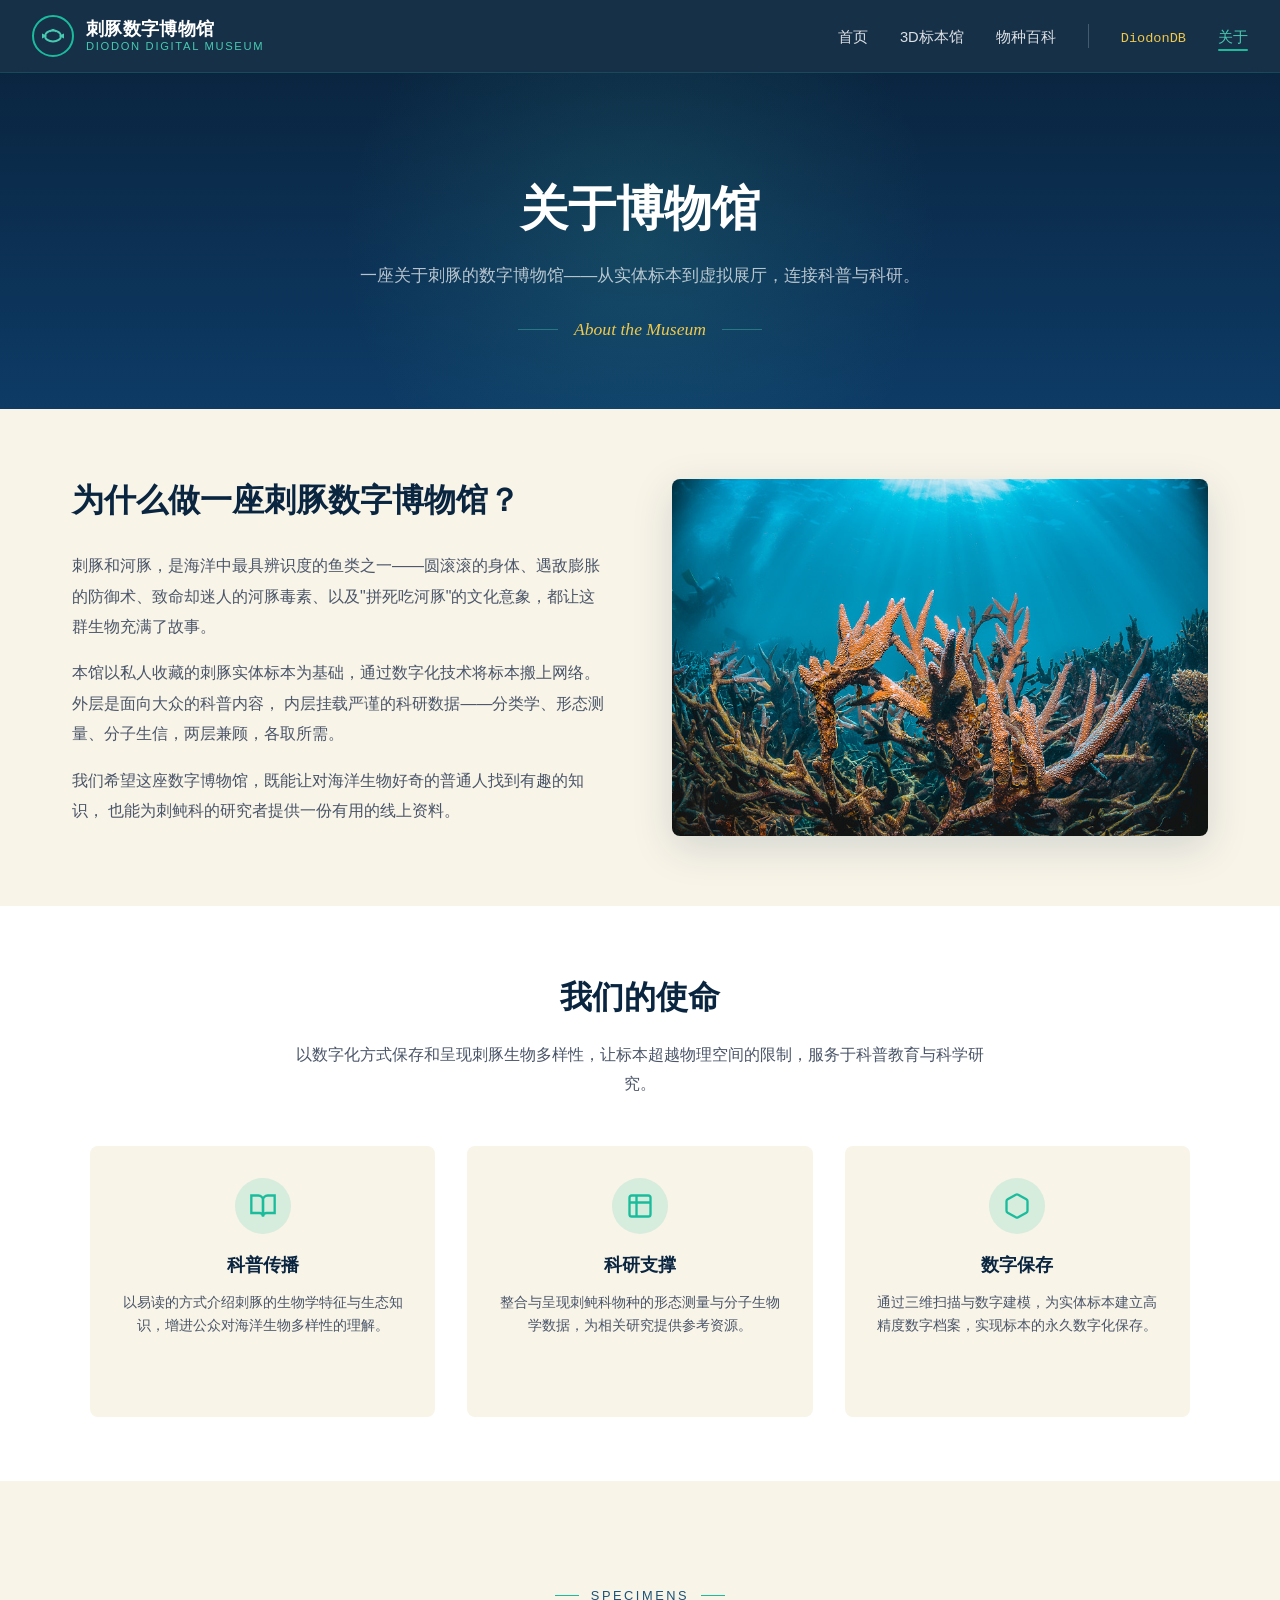
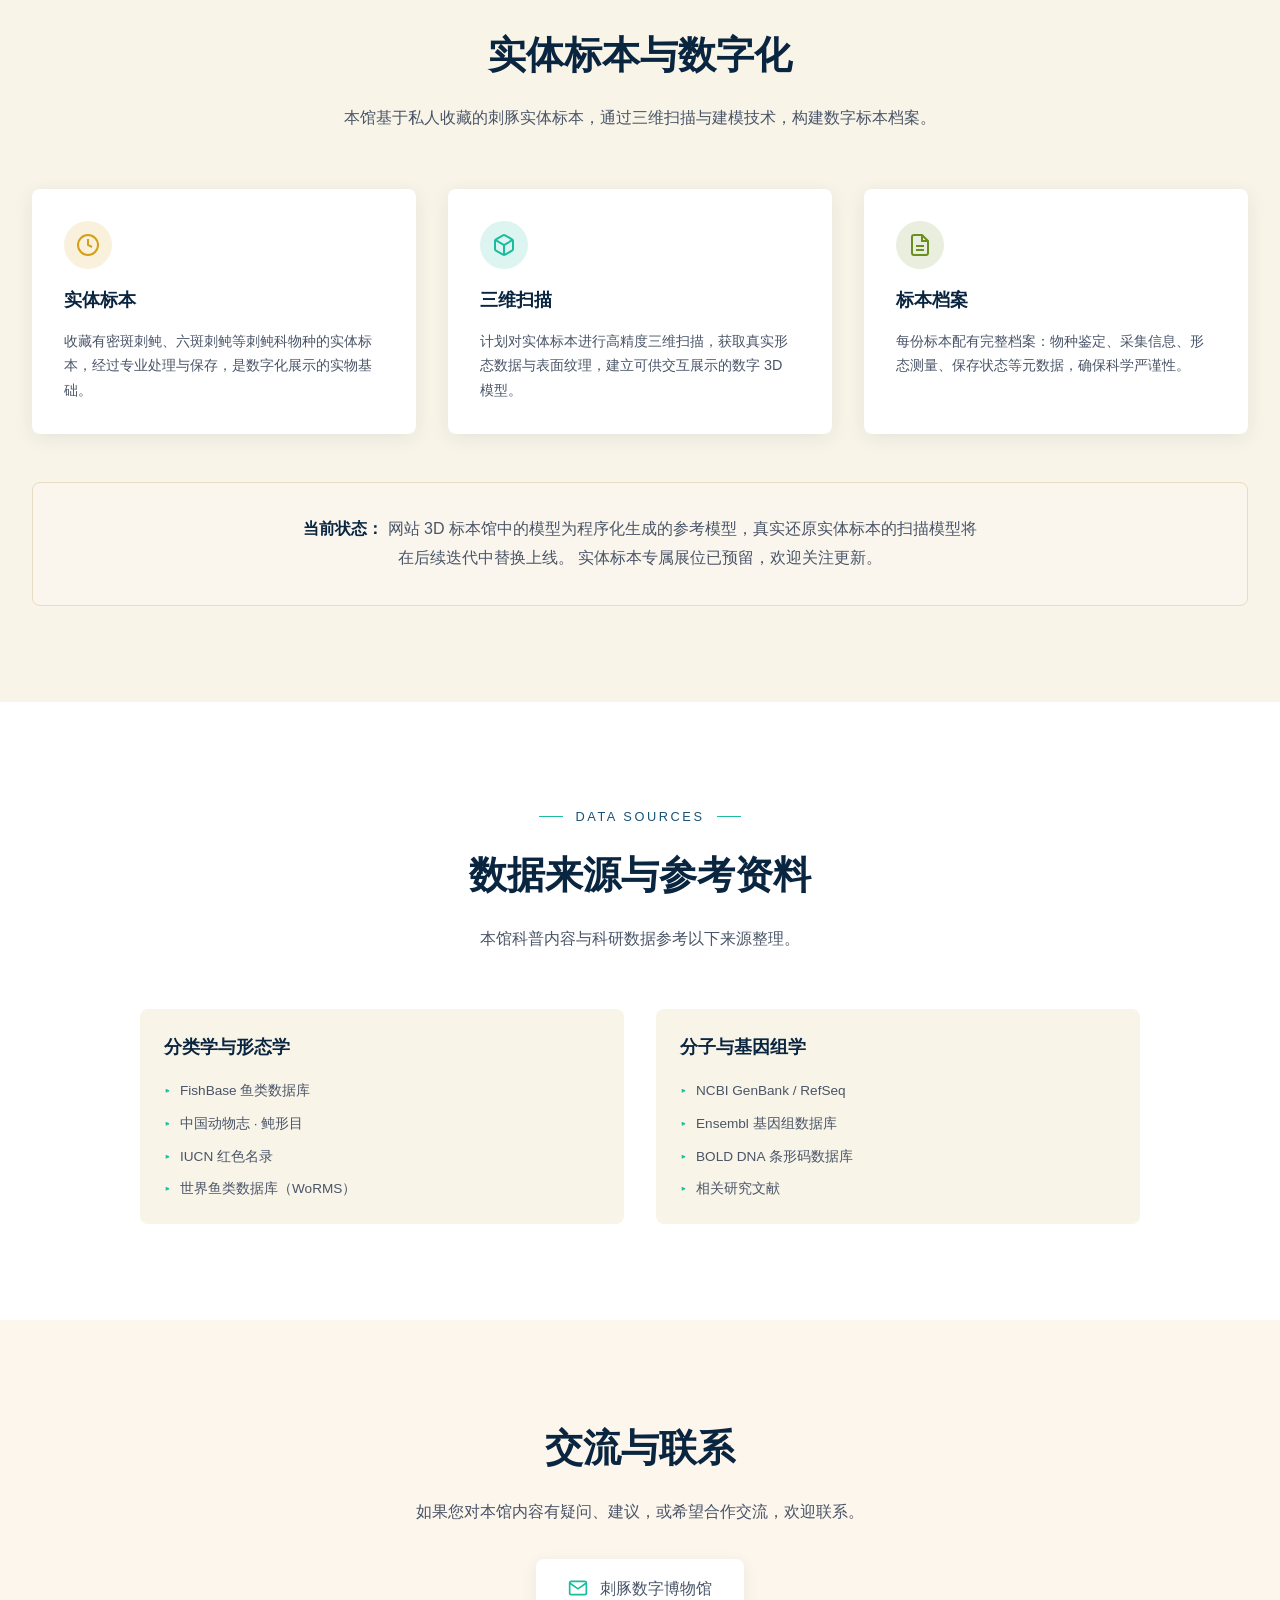
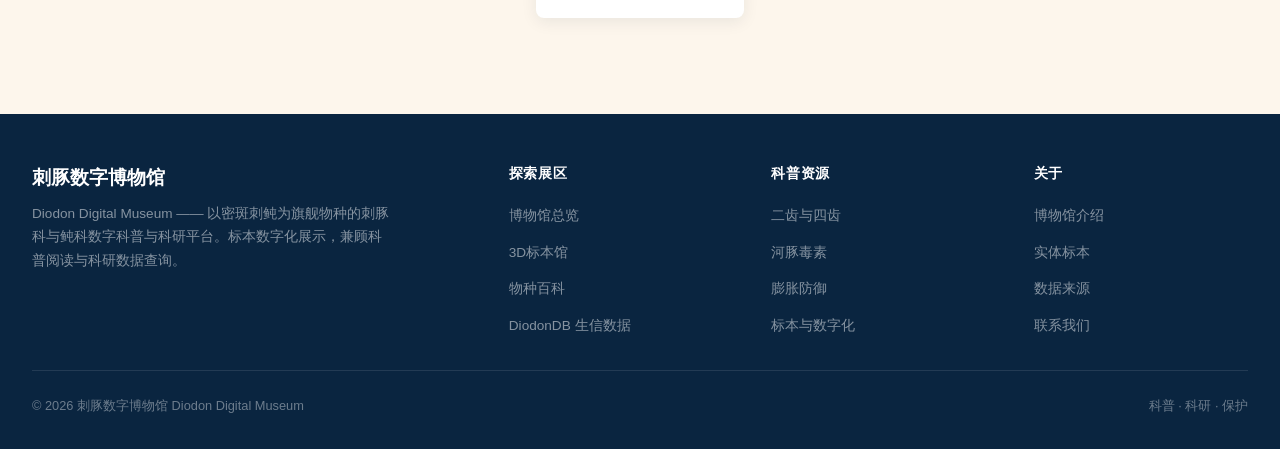
<file: about.html>
<!DOCTYPE html>
<html lang="zh-CN">
<head>
  <meta charset="UTF-8">
  <meta name="viewport" content="width=device-width, initial-scale=1.0">
  <meta name="creative-medium" content="interactive-prototype">
  <title>关于 | 刺豚数字博物馆</title>
  
  <link rel="stylesheet" href="https://miaoda.feishu.cn/fonts/css2?family=Playfair+Display:ital,wght@0,400;0,600;0,700;1,400&family=Noto+Serif+SC:ital,wght@0,400;0,600;1,400&family=Noto+Sans+SC:wght@300;400;500;600&family=Cormorant+Garamond:ital,wght@0,400;0,600;1,400&display=swap">
  <link rel="stylesheet" href="assets/css/main.css">
</head>
<body class="about-page">
  <div class="page-container">
    <div class="page-header">
      <h1>关于博物馆</h1>
      <p>一座关于刺豚的数字博物馆——从实体标本到虚拟展厅，连接科普与科研。</p>
      <div class="page-header-ornament">
        <span>About the Museum</span>
      </div>
    </div>
    
    <!-- 介绍 -->
    <div class="about-hero">
      <div class="about-text">
        <h2>为什么做一座刺豚数字博物馆？</h2>
        <p>
          刺豚和河豚，是海洋中最具辨识度的鱼类之一——圆滚滚的身体、遇敌膨胀的防御术、致命却迷人的河豚毒素、以及"拼死吃河豚"的文化意象，都让这群生物充满了故事。
        </p>
        <p>
          本馆以私人收藏的刺豚实体标本为基础，通过数字化技术将标本搬上网络。外层是面向大众的科普内容，
          内层挂载严谨的科研数据——分类学、形态测量、分子生信，两层兼顾，各取所需。
        </p>
        <p>
          我们希望这座数字博物馆，既能让对海洋生物好奇的普通人找到有趣的知识，
          也能为刺鲀科的研究者提供一份有用的线上资料。
        </p>
      </div>
      <div class="about-image">
        <img src="assets/images/hero.jpg" alt="海洋珊瑚礁">
      </div>
    </div>
    
    <!-- 使命 -->
    <div class="about-mission">
      <div class="mission-inner">
        <h2>我们的使命</h2>
        <p>以数字化方式保存和呈现刺豚生物多样性，让标本超越物理空间的限制，服务于科普教育与科学研究。</p>
        
        <div class="mission-values">
          <div class="mission-value">
            <div class="mission-value-icon">
              <svg width="28" height="28" viewBox="0 0 24 24" fill="none" stroke="currentColor" stroke-width="2">
                <path d="M2 3h6a4 4 0 0 1 4 4v14a3 3 0 0 0-3-3H2z"/>
                <path d="M22 3h-6a4 4 0 0 0-4 4v14a3 3 0 0 1 3-3h7z"/>
              </svg>
            </div>
            <h3>科普传播</h3>
            <p>以易读的方式介绍刺豚的生物学特征与生态知识，增进公众对海洋生物多样性的理解。</p>
          </div>
          
          <div class="mission-value">
            <div class="mission-value-icon">
              <svg width="28" height="28" viewBox="0 0 24 24" fill="none" stroke="currentColor" stroke-width="2">
                <path d="M9 3H5a2 2 0 0 0-2 2v4m6-6h10a2 2 0 0 1 2 2v4M9 3v18m0 0h10a2 2 0 0 0 2-2V9M9 21H5a2 2 0 0 1-2-2V9m0 0h18"/>
              </svg>
            </div>
            <h3>科研支撑</h3>
            <p>整合与呈现刺鲀科物种的形态测量与分子生物学数据，为相关研究提供参考资源。</p>
          </div>
          
          <div class="mission-value">
            <div class="mission-value-icon">
              <svg width="28" height="28" viewBox="0 0 24 24" fill="none" stroke="currentColor" stroke-width="2">
                <path d="M21 16V8a2 2 0 0 0-1-1.73l-7-4a2 2 0 0 0-2 0l-7 4A2 2 0 0 0 3 8v8a2 2 0 0 0 1 1.73l7 4a2 2 0 0 0 2 0l7-4A2 2 0 0 0 21 16z"/>
              </svg>
            </div>
            <h3>数字保存</h3>
            <p>通过三维扫描与数字建模，为实体标本建立高精度数字档案，实现标本的永久数字化保存。</p>
          </div>
        </div>
      </div>
    </div>
    
    <!-- 实体标本 -->
    <div id="specimens" class="section" style="background: var(--sand-light);">
      <div class="section-inner">
        <div class="section-header">
          <span class="section-kicker">Specimens</span>
          <h2 class="section-title">实体标本与数字化</h2>
          <p class="section-desc">本馆基于私人收藏的刺豚实体标本，通过三维扫描与建模技术，构建数字标本档案。</p>
        </div>
        
        <div style="display: grid; grid-template-columns: 1fr 1fr 1fr; gap: 2rem;">
          <div style="background: #fff; border-radius: 8px; padding: 2rem; box-shadow: 0 4px 20px rgba(10,37,64,0.08);">
            <div style="width: 48px; height: 48px; background: rgba(212, 160, 23, 0.15); border-radius: 50%; display: flex; align-items: center; justify-content: center; color: var(--amber); margin-bottom: 1rem;">
              <svg width="24" height="24" viewBox="0 0 24 24" fill="none" stroke="currentColor" stroke-width="2">
                <circle cx="12" cy="12" r="10"/>
                <path d="M12 6v6l4 2"/>
              </svg>
            </div>
            <h3 style="font-family: var(--font-display); font-size: 1.15rem; color: var(--deep-ocean); margin-bottom: 0.8rem;">实体标本</h3>
            <p style="font-size: 0.9rem; color: var(--text-secondary); line-height: 1.7;">
              收藏有密斑刺鲀、六斑刺鲀等刺鲀科物种的实体标本，经过专业处理与保存，是数字化展示的实物基础。
            </p>
          </div>
          
          <div style="background: #fff; border-radius: 8px; padding: 2rem; box-shadow: 0 4px 20px rgba(10,37,64,0.08);">
            <div style="width: 48px; height: 48px; background: rgba(26, 188, 156, 0.15); border-radius: 50%; display: flex; align-items: center; justify-content: center; color: var(--teal); margin-bottom: 1rem;">
              <svg width="24" height="24" viewBox="0 0 24 24" fill="none" stroke="currentColor" stroke-width="2">
                <path d="M21 16V8a2 2 0 0 0-1-1.73l-7-4a2 2 0 0 0-2 0l-7 4A2 2 0 0 0 3 8v8a2 2 0 0 0 1 1.73l7 4a2 2 0 0 0 2 0l7-4A2 2 0 0 0 21 16z"/>
                <polyline points="3.27 6.96 12 12.01 20.73 6.96"/>
                <line x1="12" y1="22.08" x2="12" y2="12"/>
              </svg>
            </div>
            <h3 style="font-family: var(--font-display); font-size: 1.15rem; color: var(--deep-ocean); margin-bottom: 0.8rem;">三维扫描</h3>
            <p style="font-size: 0.9rem; color: var(--text-secondary); line-height: 1.7;">
              计划对实体标本进行高精度三维扫描，获取真实形态数据与表面纹理，建立可供交互展示的数字 3D 模型。
            </p>
          </div>
          
          <div style="background: #fff; border-radius: 8px; padding: 2rem; box-shadow: 0 4px 20px rgba(10,37,64,0.08);">
            <div style="width: 48px; height: 48px; background: rgba(107, 142, 35, 0.15); border-radius: 50%; display: flex; align-items: center; justify-content: center; color: var(--toxic-green); margin-bottom: 1rem;">
              <svg width="24" height="24" viewBox="0 0 24 24" fill="none" stroke="currentColor" stroke-width="2">
                <path d="M14 2H6a2 2 0 0 0-2 2v16a2 2 0 0 0 2 2h12a2 2 0 0 0 2-2V8z"/>
                <polyline points="14 2 14 8 20 8"/>
                <line x1="16" y1="13" x2="8" y2="13"/>
                <line x1="16" y1="17" x2="8" y2="17"/>
              </svg>
            </div>
            <h3 style="font-family: var(--font-display); font-size: 1.15rem; color: var(--deep-ocean); margin-bottom: 0.8rem;">标本档案</h3>
            <p style="font-size: 0.9rem; color: var(--text-secondary); line-height: 1.7;">
              每份标本配有完整档案：物种鉴定、采集信息、形态测量、保存状态等元数据，确保科学严谨性。
            </p>
          </div>
        </div>
        
        <div style="margin-top: 3rem; padding: 2rem; background: var(--label-paper); border: 1px solid var(--sand); border-radius: 8px; text-align: center;">
          <p style="color: var(--text-secondary); line-height: 1.8; max-width: 680px; margin: 0 auto;">
            <strong style="color: var(--deep-ocean);">当前状态：</strong>
            网站 3D 标本馆中的模型为程序化生成的参考模型，真实还原实体标本的扫描模型将在后续迭代中替换上线。
            实体标本专属展位已预留，欢迎关注更新。
          </p>
        </div>
      </div>
    </div>
    
    <!-- 数据来源 -->
    <div id="data" class="section" style="background: #fff;">
      <div class="section-inner">
        <div class="section-header">
          <span class="section-kicker">Data Sources</span>
          <h2 class="section-title">数据来源与参考资料</h2>
          <p class="section-desc">本馆科普内容与科研数据参考以下来源整理。</p>
        </div>
        
        <div style="display: grid; grid-template-columns: 1fr 1fr; gap: 2rem; max-width: 1000px; margin: 0 auto;">
          <div style="padding: 1.5rem; background: var(--sand-light); border-radius: 8px;">
            <h3 style="font-family: var(--font-display); font-size: 1.1rem; color: var(--deep-ocean); margin-bottom: 1rem;">分类学与形态学</h3>
            <ul style="list-style: none; display: flex; flex-direction: column; gap: 0.6rem;">
              <li style="font-size: 0.85rem; color: var(--text-secondary); padding-left: 1rem; position: relative;">
                <span style="position: absolute; left: 0; color: var(--teal);">▸</span>
                FishBase 鱼类数据库
              </li>
              <li style="font-size: 0.85rem; color: var(--text-secondary); padding-left: 1rem; position: relative;">
                <span style="position: absolute; left: 0; color: var(--teal);">▸</span>
                中国动物志 · 鲀形目
              </li>
              <li style="font-size: 0.85rem; color: var(--text-secondary); padding-left: 1rem; position: relative;">
                <span style="position: absolute; left: 0; color: var(--teal);">▸</span>
                IUCN 红色名录
              </li>
              <li style="font-size: 0.85rem; color: var(--text-secondary); padding-left: 1rem; position: relative;">
                <span style="position: absolute; left: 0; color: var(--teal);">▸</span>
                世界鱼类数据库（WoRMS）
              </li>
            </ul>
          </div>
          
          <div style="padding: 1.5rem; background: var(--sand-light); border-radius: 8px;">
            <h3 style="font-family: var(--font-display); font-size: 1.1rem; color: var(--deep-ocean); margin-bottom: 1rem;">分子与基因组学</h3>
            <ul style="list-style: none; display: flex; flex-direction: column; gap: 0.6rem;">
              <li style="font-size: 0.85rem; color: var(--text-secondary); padding-left: 1rem; position: relative;">
                <span style="position: absolute; left: 0; color: var(--teal);">▸</span>
                NCBI GenBank / RefSeq
              </li>
              <li style="font-size: 0.85rem; color: var(--text-secondary); padding-left: 1rem; position: relative;">
                <span style="position: absolute; left: 0; color: var(--teal);">▸</span>
                Ensembl 基因组数据库
              </li>
              <li style="font-size: 0.85rem; color: var(--text-secondary); padding-left: 1rem; position: relative;">
                <span style="position: absolute; left: 0; color: var(--teal);">▸</span>
                BOLD DNA 条形码数据库
              </li>
              <li style="font-size: 0.85rem; color: var(--text-secondary); padding-left: 1rem; position: relative;">
                <span style="position: absolute; left: 0; color: var(--teal);">▸</span>
                相关研究文献
              </li>
            </ul>
          </div>
        </div>
      </div>
    </div>
    
    <!-- 联系 -->
    <div id="contact" class="section" style="background: var(--coral-cream);">
      <div class="section-inner" style="text-align: center;">
        <h2 class="section-title">交流与联系</h2>
        <p class="section-desc" style="margin-bottom: 2rem;">
          如果您对本馆内容有疑问、建议，或希望合作交流，欢迎联系。
        </p>
        <div style="display: inline-flex; align-items: center; gap: 0.8rem; padding: 1rem 2rem; background: #fff; border-radius: 8px; box-shadow: 0 4px 16px rgba(10,37,64,0.08);">
          <svg width="20" height="20" viewBox="0 0 24 24" fill="none" stroke="var(--teal)" stroke-width="2">
            <path d="M4 4h16c1.1 0 2 .9 2 2v12c0 1.1-.9 2-2 2H4c-1.1 0-2-.9-2-2V6c0-1.1.9-2 2-2z"/>
            <polyline points="22,6 12,13 2,6"/>
          </svg>
          <span style="color: var(--text-secondary);">刺豚数字博物馆</span>
        </div>
      </div>
    </div>
  </div>

  <script src="assets/js/species-data.js"></script>
  <script src="assets/js/components.js"></script>
  
  <script>
    MuseumUI.renderNavbar('about');
    MuseumUI.renderFooter();
  </script>
</body>
</html>
</file>
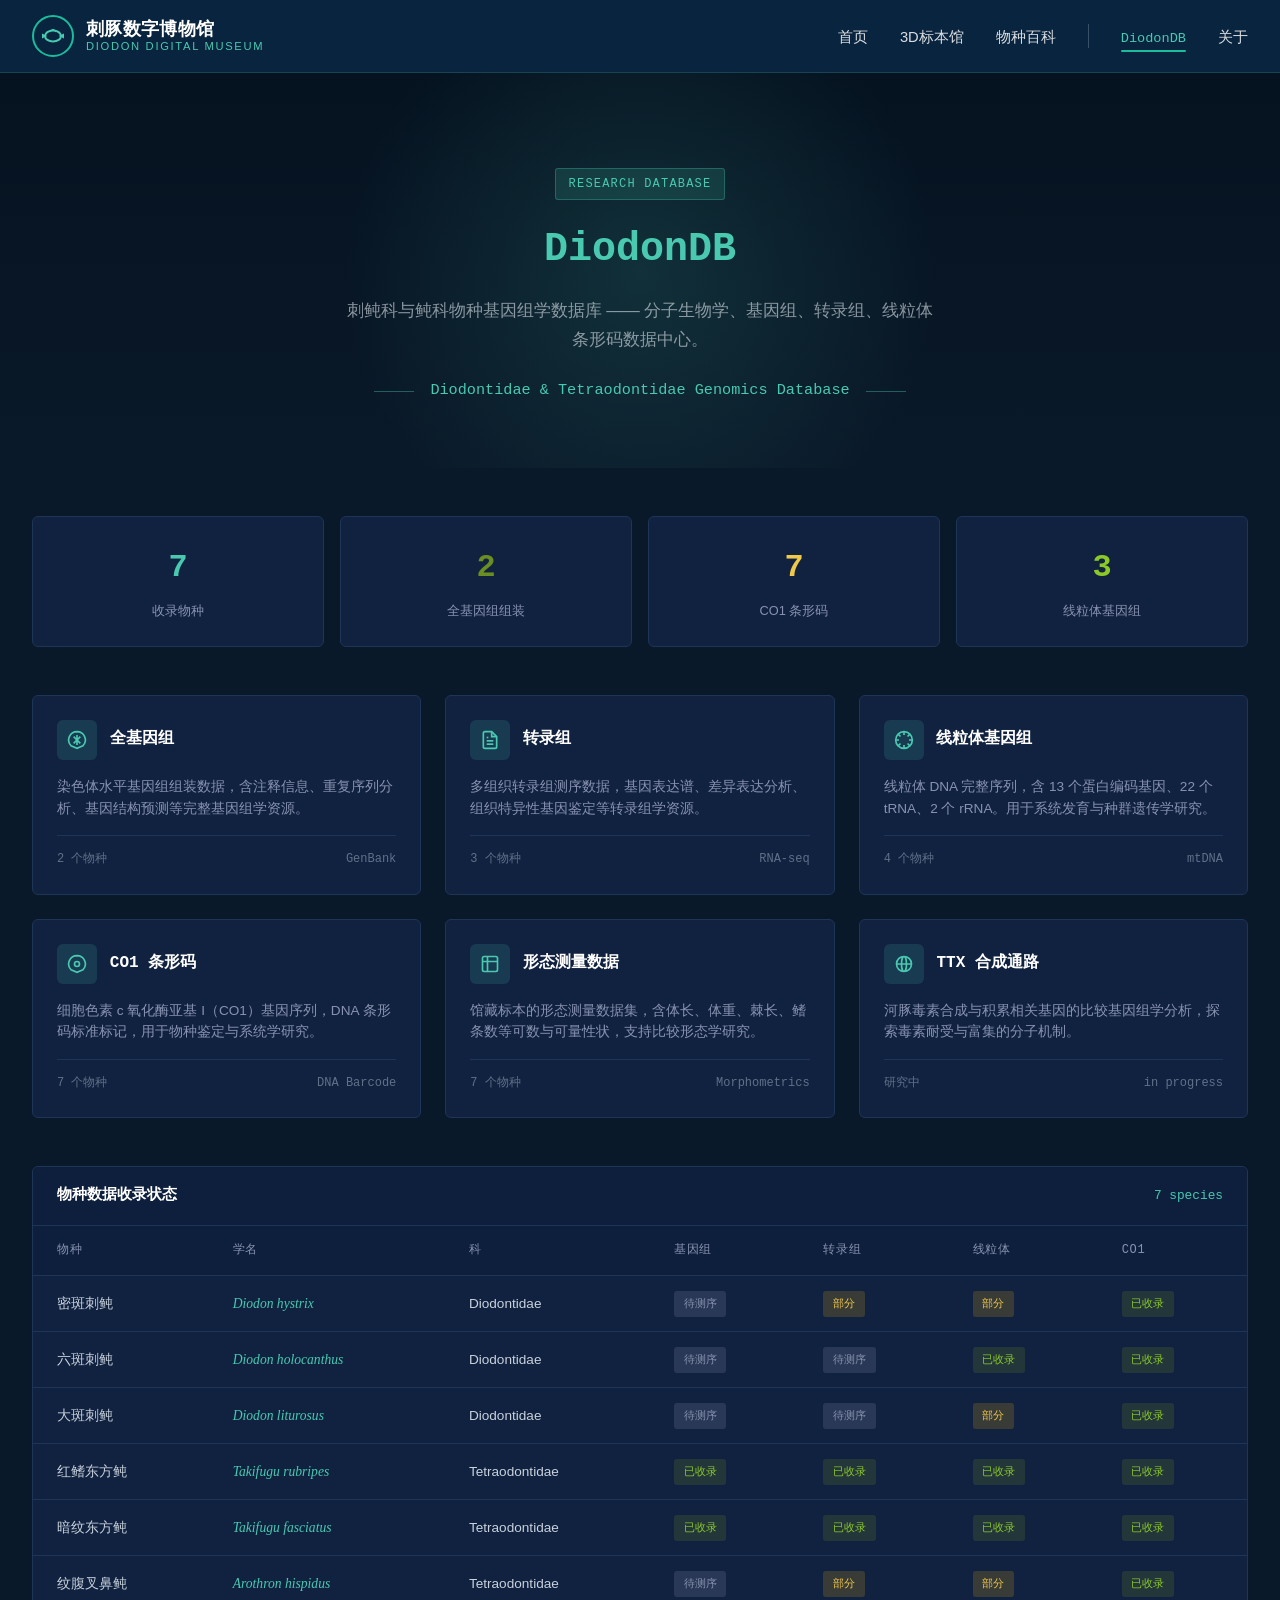
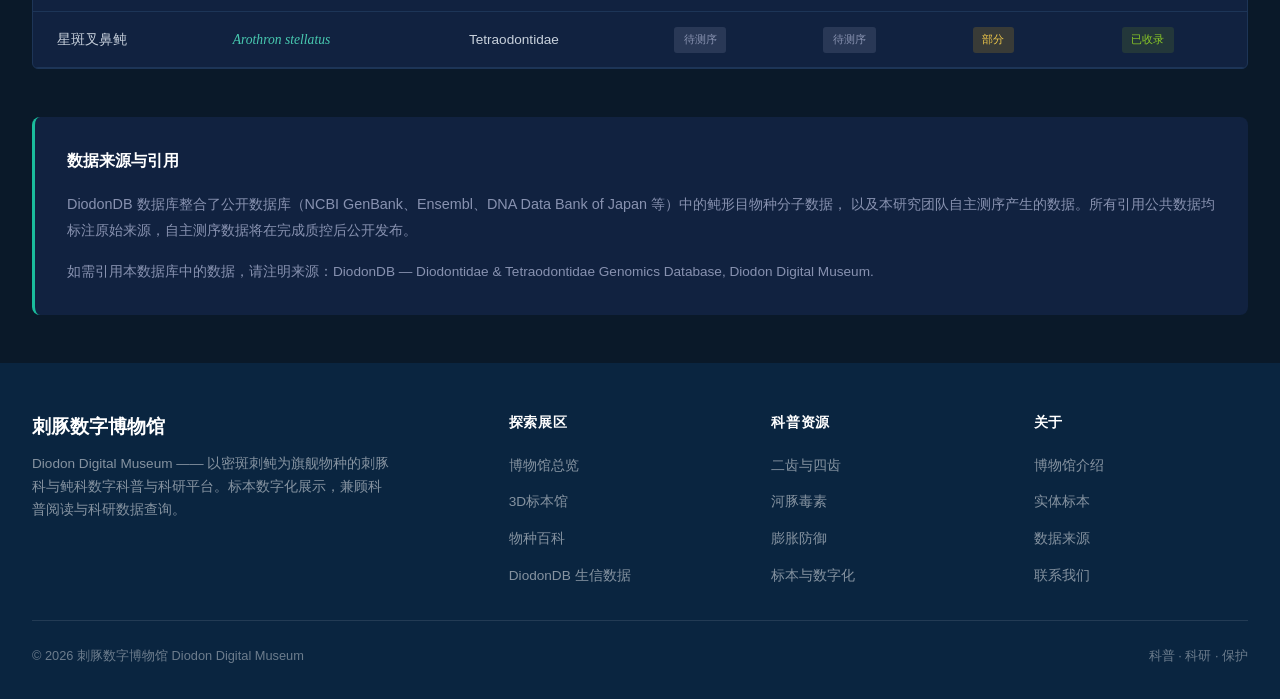
<file: diodondb.html>
<!DOCTYPE html>
<html lang="zh-CN">
<head>
  <meta charset="UTF-8">
  <meta name="viewport" content="width=device-width, initial-scale=1.0">
  <meta name="creative-medium" content="interactive-prototype">
  <title>DiodonDB 生信数据 | 刺豚数字博物馆</title>
  
  <link rel="stylesheet" href="https://miaoda.feishu.cn/fonts/css2?family=Playfair+Display:ital,wght@0,400;0,600;0,700;1,400&family=Noto+Sans+SC:wght@300;400;500;600&family=Cormorant+Garamond:ital,wght@0,400;0,600;1,400&family=JetBrains+Mono:wght@400;500;600&display=swap">
  <link rel="stylesheet" href="assets/css/main.css">
</head>
<body class="diodondb-page">
  <div class="page-container">
    <div class="page-header">
      <span class="db-badge">RESEARCH DATABASE</span>
      <h1>DiodonDB</h1>
      <p>刺鲀科与鲀科物种基因组学数据库 —— 分子生物学、基因组、转录组、线粒体条形码数据中心。</p>
      <div class="page-header-ornament">
        <span style="font-family: var(--font-mono); font-style: normal; color: var(--turquoise); font-size: 0.95rem;">
          Diodontidae & Tetraodontidae Genomics Database
        </span>
      </div>
    </div>
    
    <div class="db-content">
      <!-- 数据概览 -->
      <div style="display: grid; grid-template-columns: repeat(4, 1fr); gap: 1rem; margin-bottom: 3rem;">
        <div style="background: #112240; border: 1px solid #1d3557; border-radius: 6px; padding: 1.5rem; text-align: center;">
          <div style="font-family: var(--font-mono); font-size: 2rem; font-weight: 600; color: var(--turquoise);">7</div>
          <div style="font-size: 0.8rem; color: #8892b0; margin-top: 0.3rem;">收录物种</div>
        </div>
        <div style="background: #112240; border: 1px solid #1d3557; border-radius: 6px; padding: 1.5rem; text-align: center;">
          <div style="font-family: var(--font-mono); font-size: 2rem; font-weight: 600; color: var(--toxic-green, #8ac926);">2</div>
          <div style="font-size: 0.8rem; color: #8892b0; margin-top: 0.3rem;">全基因组组装</div>
        </div>
        <div style="background: #112240; border: 1px solid #1d3557; border-radius: 6px; padding: 1.5rem; text-align: center;">
          <div style="font-family: var(--font-mono); font-size: 2rem; font-weight: 600; color: var(--amber-light);">7</div>
          <div style="font-size: 0.8rem; color: #8892b0; margin-top: 0.3rem;">CO1 条形码</div>
        </div>
        <div style="background: #112240; border: 1px solid #1d3557; border-radius: 6px; padding: 1.5rem; text-align: center;">
          <div style="font-family: var(--font-mono); font-size: 2rem; font-weight: 600; color: #8ac926;">3</div>
          <div style="font-size: 0.8rem; color: #8892b0; margin-top: 0.3rem;">线粒体基因组</div>
        </div>
      </div>
      
      <!-- 数据类别卡片 -->
      <div class="db-grid">
        <div class="db-card">
          <div class="db-card-header">
            <div class="db-card-icon">
              <svg width="20" height="20" viewBox="0 0 24 24" fill="none" stroke="currentColor" stroke-width="2">
                <path d="M12 2a10 10 0 0 0-7.07 17.07L12 22l7.07-2.93A10 10 0 0 0 12 2z"/>
                <path d="M12 6v12M8 8l4 4 4-4M8 16l4-4 4 4"/>
              </svg>
            </div>
            <h3>全基因组</h3>
          </div>
          <p class="db-card-desc">
            染色体水平基因组组装数据，含注释信息、重复序列分析、基因结构预测等完整基因组学资源。
          </p>
          <div class="db-card-meta">
            <span>2 个物种</span>
            <span>GenBank</span>
          </div>
        </div>
        
        <div class="db-card">
          <div class="db-card-header">
            <div class="db-card-icon">
              <svg width="20" height="20" viewBox="0 0 24 24" fill="none" stroke="currentColor" stroke-width="2">
                <path d="M14 2H6a2 2 0 0 0-2 2v16a2 2 0 0 0 2 2h12a2 2 0 0 0 2-2V8z"/>
                <polyline points="14 2 14 8 20 8"/>
                <line x1="8" y1="13" x2="16" y2="13"/>
                <line x1="8" y1="17" x2="16" y2="17"/>
                <polyline points="10 9 9 9 8 9"/>
              </svg>
            </div>
            <h3>转录组</h3>
          </div>
          <p class="db-card-desc">
            多组织转录组测序数据，基因表达谱、差异表达分析、组织特异性基因鉴定等转录组学资源。
          </p>
          <div class="db-card-meta">
            <span>3 个物种</span>
            <span>RNA-seq</span>
          </div>
        </div>
        
        <div class="db-card">
          <div class="db-card-header">
            <div class="db-card-icon">
              <svg width="20" height="20" viewBox="0 0 24 24" fill="none" stroke="currentColor" stroke-width="2">
                <circle cx="12" cy="12" r="10"/>
                <path d="M12 2v4M12 18v4M4.93 4.93l2.83 2.83M16.24 16.24l2.83 2.83M2 12h4M18 12h4M4.93 19.07l2.83-2.83M16.24 7.76l2.83-2.83"/>
              </svg>
            </div>
            <h3>线粒体基因组</h3>
          </div>
          <p class="db-card-desc">
            线粒体 DNA 完整序列，含 13 个蛋白编码基因、22 个 tRNA、2 个 rRNA。用于系统发育与种群遗传学研究。
          </p>
          <div class="db-card-meta">
            <span>4 个物种</span>
            <span>mtDNA</span>
          </div>
        </div>
        
        <div class="db-card">
          <div class="db-card-header">
            <div class="db-card-icon">
              <svg width="20" height="20" viewBox="0 0 24 24" fill="none" stroke="currentColor" stroke-width="2">
                <path d="M12 2a10 10 0 0 0-7.07 17.07L12 22l7.07-2.93A10 10 0 0 0 12 2z"/>
                <path d="M12 12m-3 0a3 3 0 1 0 6 0 3 3 0 1 0-6 0"/>
              </svg>
            </div>
            <h3>CO1 条形码</h3>
          </div>
          <p class="db-card-desc">
            细胞色素 c 氧化酶亚基 I（CO1）基因序列，DNA 条形码标准标记，用于物种鉴定与系统学研究。
          </p>
          <div class="db-card-meta">
            <span>7 个物种</span>
            <span>DNA Barcode</span>
          </div>
        </div>
        
        <div class="db-card">
          <div class="db-card-header">
            <div class="db-card-icon">
              <svg width="20" height="20" viewBox="0 0 24 24" fill="none" stroke="currentColor" stroke-width="2">
                <path d="M9 3H5a2 2 0 0 0-2 2v4m6-6h10a2 2 0 0 1 2 2v4M9 3v18m0 0h10a2 2 0 0 0 2-2V9M9 21H5a2 2 0 0 1-2-2V9m0 0h18"/>
              </svg>
            </div>
            <h3>形态测量数据</h3>
          </div>
          <p class="db-card-desc">
            馆藏标本的形态测量数据集，含体长、体重、棘长、鳍条数等可数与可量性状，支持比较形态学研究。
          </p>
          <div class="db-card-meta">
            <span>7 个物种</span>
            <span>Morphometrics</span>
          </div>
        </div>
        
        <div class="db-card">
          <div class="db-card-header">
            <div class="db-card-icon">
              <svg width="20" height="20" viewBox="0 0 24 24" fill="none" stroke="currentColor" stroke-width="2">
                <path d="M21 12a9 9 0 0 1-9 9m9-9a9 9 0 0 0-9-9m9 9H3m9 9a9 9 0 0 1-9-9m9 9c1.657 0 3-4.03 3-9s-1.343-9-3-9m0 18c-1.657 0-3-4.03-3-9s1.343-9 3-9m-9 9a9 9 0 0 1 9-9"/>
              </svg>
            </div>
            <h3>TTX 合成通路</h3>
          </div>
          <p class="db-card-desc">
            河豚毒素合成与积累相关基因的比较基因组学分析，探索毒素耐受与富集的分子机制。
          </p>
          <div class="db-card-meta">
            <span>研究中</span>
            <span>in progress</span>
          </div>
        </div>
      </div>
      
      <!-- 物种数据状态表 -->
      <div class="db-species-table">
        <div class="db-table-header">
          <h3>物种数据收录状态</h3>
          <span class="db-table-count">7 species</span>
        </div>
        
        <table class="db-table">
          <thead>
            <tr>
              <th>物种</th>
              <th>学名</th>
              <th>科</th>
              <th>基因组</th>
              <th>转录组</th>
              <th>线粒体</th>
              <th>CO1</th>
            </tr>
          </thead>
          <tbody>
            <tr>
              <td>密斑刺鲀</td>
              <td class="sci-name">Diodon hystrix</td>
              <td>Diodontidae</td>
              <td><span class="db-status-tag db-status-pending">待测序</span></td>
              <td><span class="db-status-tag db-status-partial">部分</span></td>
              <td><span class="db-status-tag db-status-partial">部分</span></td>
              <td><span class="db-status-tag db-status-available">已收录</span></td>
            </tr>
            <tr>
              <td>六斑刺鲀</td>
              <td class="sci-name">Diodon holocanthus</td>
              <td>Diodontidae</td>
              <td><span class="db-status-tag db-status-pending">待测序</span></td>
              <td><span class="db-status-tag db-status-pending">待测序</span></td>
              <td><span class="db-status-tag db-status-available">已收录</span></td>
              <td><span class="db-status-tag db-status-available">已收录</span></td>
            </tr>
            <tr>
              <td>大斑刺鲀</td>
              <td class="sci-name">Diodon liturosus</td>
              <td>Diodontidae</td>
              <td><span class="db-status-tag db-status-pending">待测序</span></td>
              <td><span class="db-status-tag db-status-pending">待测序</span></td>
              <td><span class="db-status-tag db-status-partial">部分</span></td>
              <td><span class="db-status-tag db-status-available">已收录</span></td>
            </tr>
            <tr>
              <td>红鳍东方鲀</td>
              <td class="sci-name">Takifugu rubripes</td>
              <td>Tetraodontidae</td>
              <td><span class="db-status-tag db-status-available">已收录</span></td>
              <td><span class="db-status-tag db-status-available">已收录</span></td>
              <td><span class="db-status-tag db-status-available">已收录</span></td>
              <td><span class="db-status-tag db-status-available">已收录</span></td>
            </tr>
            <tr>
              <td>暗纹东方鲀</td>
              <td class="sci-name">Takifugu fasciatus</td>
              <td>Tetraodontidae</td>
              <td><span class="db-status-tag db-status-available">已收录</span></td>
              <td><span class="db-status-tag db-status-available">已收录</span></td>
              <td><span class="db-status-tag db-status-available">已收录</span></td>
              <td><span class="db-status-tag db-status-available">已收录</span></td>
            </tr>
            <tr>
              <td>纹腹叉鼻鲀</td>
              <td class="sci-name">Arothron hispidus</td>
              <td>Tetraodontidae</td>
              <td><span class="db-status-tag db-status-pending">待测序</span></td>
              <td><span class="db-status-tag db-status-partial">部分</span></td>
              <td><span class="db-status-tag db-status-partial">部分</span></td>
              <td><span class="db-status-tag db-status-available">已收录</span></td>
            </tr>
            <tr>
              <td>星斑叉鼻鲀</td>
              <td class="sci-name">Arothron stellatus</td>
              <td>Tetraodontidae</td>
              <td><span class="db-status-tag db-status-pending">待测序</span></td>
              <td><span class="db-status-tag db-status-pending">待测序</span></td>
              <td><span class="db-status-tag db-status-partial">部分</span></td>
              <td><span class="db-status-tag db-status-available">已收录</span></td>
            </tr>
          </tbody>
        </table>
      </div>
      
      <!-- 数据来源说明 -->
      <div style="margin-top: 3rem; padding: 2rem; background: #112240; border-radius: 8px; border-left: 3px solid var(--teal);">
        <h3 style="color: #fff; font-family: var(--font-mono); font-size: 1rem; margin-bottom: 1rem;">数据来源与引用</h3>
        <p style="color: #8892b0; font-size: 0.9rem; line-height: 1.8; margin-bottom: 1rem;">
          DiodonDB 数据库整合了公开数据库（NCBI GenBank、Ensembl、DNA Data Bank of Japan 等）中的鲀形目物种分子数据，
          以及本研究团队自主测序产生的数据。所有引用公共数据均标注原始来源，自主测序数据将在完成质控后公开发布。
        </p>
        <p style="color: #8892b0; font-size: 0.85rem; line-height: 1.7;">
          如需引用本数据库中的数据，请注明来源：DiodonDB — Diodontidae & Tetraodontidae Genomics Database, 
          Diodon Digital Museum.
        </p>
      </div>
    </div>
  </div>

  <script src="assets/js/species-data.js"></script>
  <script src="assets/js/components.js"></script>
  
  <script>
    MuseumUI.renderNavbar('diodondb');
    MuseumUI.renderFooter();
  </script>
</body>
</html>
</file>
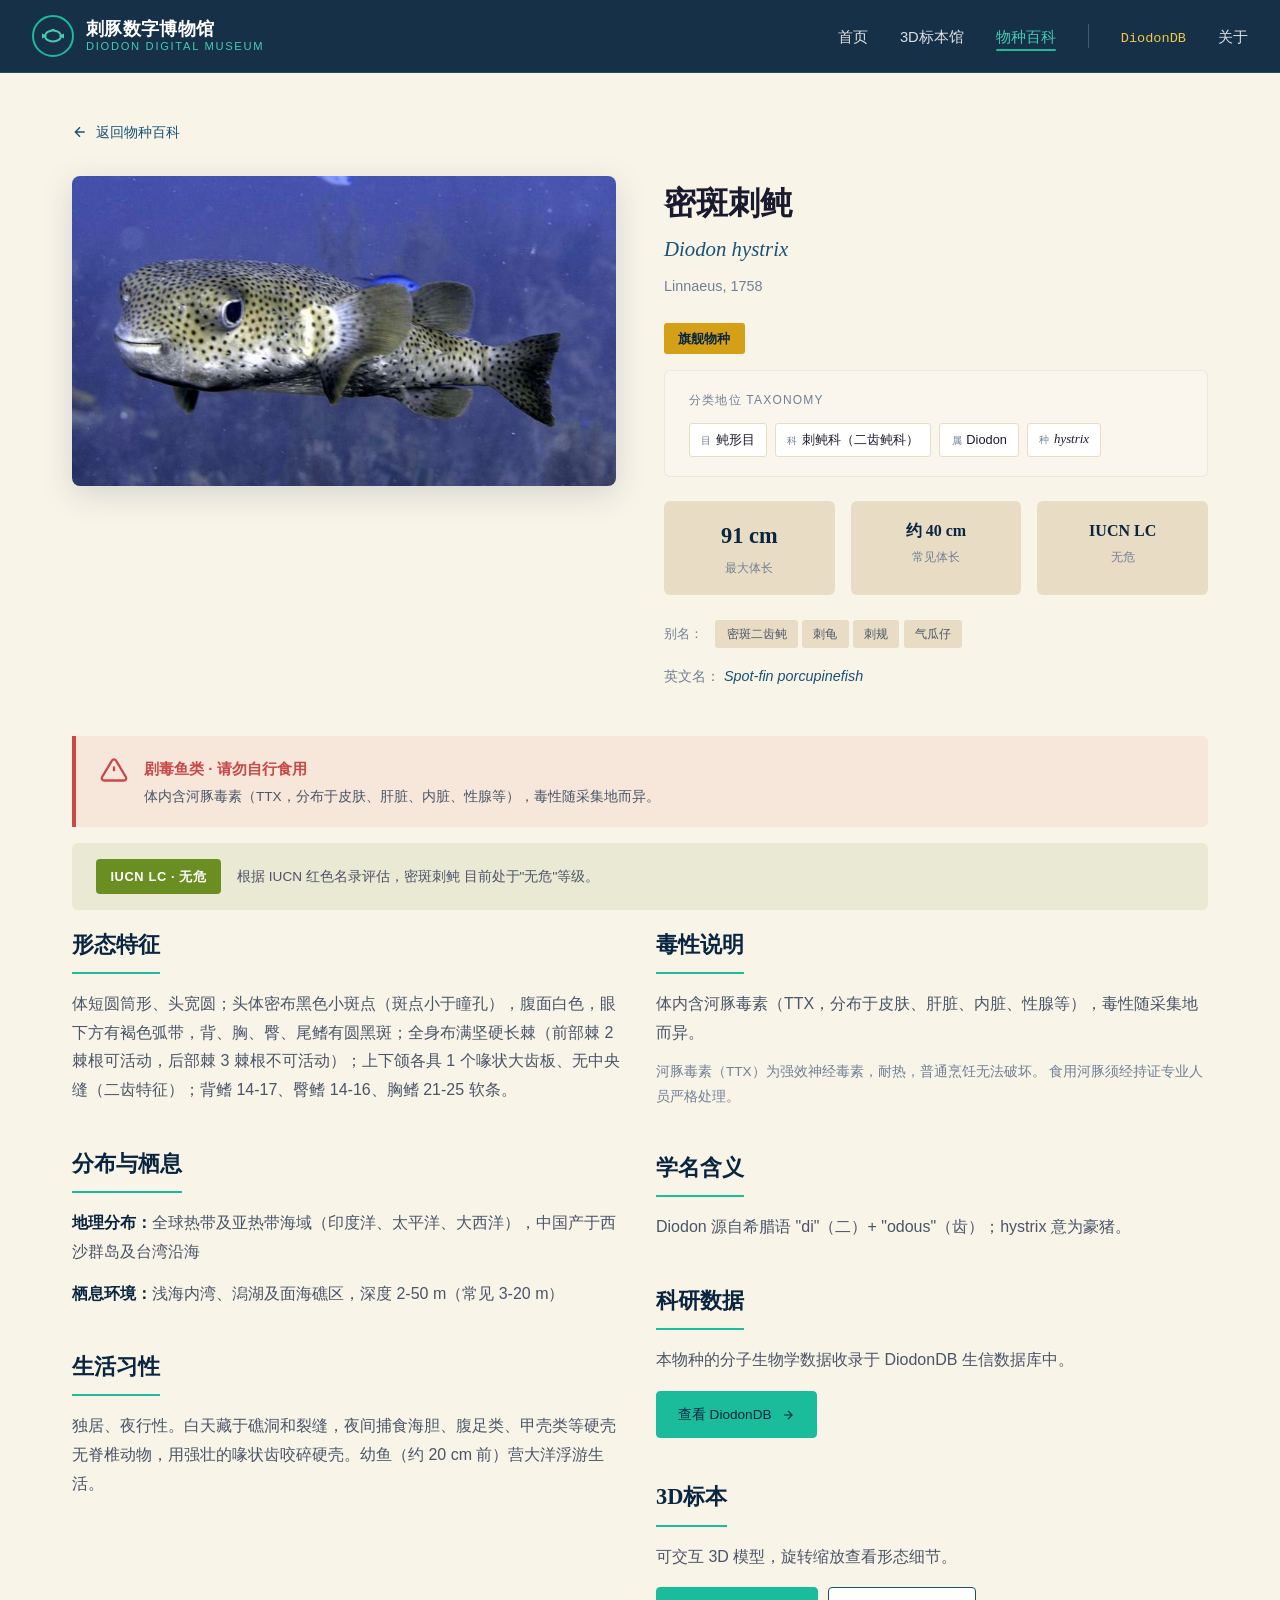
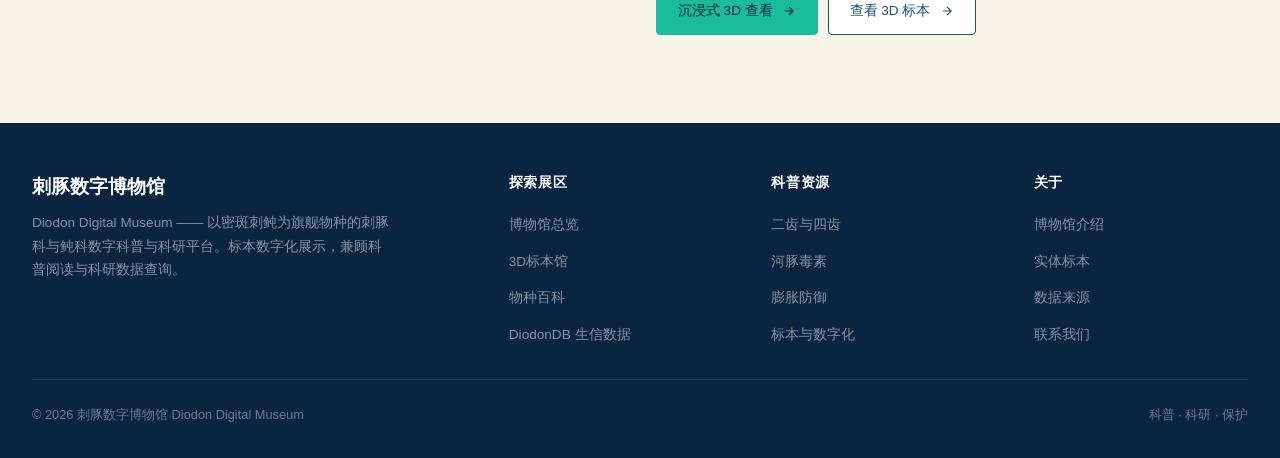
<file: species-detail.html>
<!DOCTYPE html>
<html lang="zh-CN">
<head>
  <meta charset="UTF-8">
  <meta name="viewport" content="width=device-width, initial-scale=1.0">
  <meta name="creative-medium" content="interactive-prototype">
  <title>物种详情 | 刺豚数字博物馆</title>
  
  <link rel="stylesheet" href="https://miaoda.feishu.cn/fonts/css2?family=Playfair+Display:ital,wght@0,400;0,600;0,700;1,400&family=Noto+Serif+SC:ital,wght@0,400;0,600;1,400&family=Noto+Sans+SC:wght@300;400;500;600&family=Cormorant+Garamond:ital,wght@0,400;0,600;1,400&family=JetBrains+Mono:wght@400;500&display=swap">
  <link rel="stylesheet" href="assets/css/main.css">
  
  <link rel="preload" as="script" href="assets/js/three.min.js">
</head>
<body>
  <div class="page-container">
    <div class="species-detail">
      <a href="species.html" class="back-link">
        <svg width="16" height="16" viewBox="0 0 24 24" fill="none" stroke="currentColor" stroke-width="2">
          <path d="M19 12H5M12 19l-7-7 7-7"/>
        </svg>
        返回物种百科
      </a>
      
      <div id="detail-content">
        <!-- JS 填充 -->
      </div>
    </div>
  </div>

  <script src="assets/js/species-data.js"></script>
  <script src="assets/js/components.js"></script>
  
  <script>
    MuseumUI.renderNavbar('species');
    MuseumUI.renderFooter();
    
    // 获取URL参数
    function getQueryParam(name) {
      const params = new URLSearchParams(window.location.search);
      return params.get(name);
    }
    
    // 渲染详情
    function renderDetail() {
      const id = getQueryParam('id') || 'hystrix';
      const species = SPECIES_DATA.find(s => s.id === id) || SPECIES_DATA[0];
      const container = document.getElementById('detail-content');
      
      if (!container) return;
      
      const toxicClass = species.toxicityLevel === 'high' ? '剧毒' : '有毒';
      
      container.innerHTML = `
        <div class="species-detail-hero">
          <div class="species-detail-image">
            <img src="${MuseumUI.getSpeciesImage(species.image)}" alt="${species.name}">
          </div>
          
          <div>
            <h1 class="species-detail-name">${species.name}</h1>
            <div class="species-detail-sci">${species.sciName}</div>
            <div class="species-detail-author">${species.author || ''}</div>
            
            ${species.flagship ? '<div style="display: inline-block; padding: 0.3rem 0.9rem; background: var(--amber); color: var(--deep-ocean); font-size: 0.8rem; font-weight: 600; border-radius: 3px; margin-bottom: 1rem;">旗舰物种</div>' : ''}
            
            <!-- 分类学标签 -->
            <div class="species-detail-taxonomy">
              <div class="taxonomy-title">分类地位 Taxonomy</div>
              <div class="taxonomy-ranks">
                <span class="taxonomy-rank">
                  <span class="taxonomy-rank-label">目</span>
                  <span class="taxonomy-rank-value">${species.orderCn}</span>
                </span>
                <span class="taxonomy-rank">
                  <span class="taxonomy-rank-label">科</span>
                  <span class="taxonomy-rank-value">${species.familyCn}</span>
                </span>
                <span class="taxonomy-rank">
                  <span class="taxonomy-rank-label">属</span>
                  <span class="taxonomy-rank-value">${species.genus}</span>
                </span>
                <span class="taxonomy-rank">
                  <span class="taxonomy-rank-label">种</span>
                  <span class="taxonomy-rank-value" style="font-style: italic; font-family: var(--font-sci);">${species.sciName.split(' ')[1]}</span>
                </span>
              </div>
            </div>
            
            <!-- 体长数据 -->
            <div class="species-detail-stats">
              <div class="stat-item">
                <div class="stat-value">${species.maxLength}</div>
                <div class="stat-label">最大体长</div>
              </div>
              <div class="stat-item">
                <div class="stat-value" style="font-size: 1rem;">${species.commonLength || '—'}</div>
                <div class="stat-label">常见体长</div>
              </div>
              <div class="stat-item">
                <div class="stat-value" style="font-size: 1rem;">IUCN ${species.conservation}</div>
                <div class="stat-label">${species.conservationCn}</div>
              </div>
            </div>
            
            <!-- 别名 -->
            ${species.aliases && species.aliases.length ? `
            <div style="margin-bottom: 1rem;">
              <span style="font-size: 0.8rem; color: var(--text-muted); margin-right: 0.5rem;">别名：</span>
              ${species.aliases.map(a => `<span class="tag">${a}</span>`).join(' ')}
            </div>
            ` : ''}
            
            <!-- 英文名 -->
            <div style="font-size: 0.9rem; color: var(--text-secondary);">
              <span style="color: var(--text-muted);">英文名：</span>
              <em style="color: var(--sea-blue);">${species.english}</em>
            </div>
          </div>
        </div>
        
        <!-- 毒性警告 -->
        <div class="toxicity-warning">
          <svg class="toxicity-icon" viewBox="0 0 24 24" fill="none" stroke="currentColor" stroke-width="2">
            <path d="M10.29 3.86L1.82 18a2 2 0 0 0 1.71 3h16.94a2 2 0 0 0 1.71-3L13.71 3.86a2 2 0 0 0-3.42 0z"/>
            <line x1="12" y1="9" x2="12" y2="13"/>
            <line x1="12" y1="17" x2="12.01" y2="17"/>
          </svg>
          <div class="toxicity-content">
            <h4>${toxicClass}鱼类 · 请勿自行食用</h4>
            <p>${species.toxicity}</p>
          </div>
        </div>
        
        <!-- 保护状态 -->
        <div class="conservation-status">
          <span class="conservation-badge">IUCN ${species.conservation} · ${species.conservationCn}</span>
          <span class="conservation-text">根据 IUCN 红色名录评估，${species.name} 目前处于"${species.conservationCn}"等级。</span>
        </div>
        
        <div class="species-detail-grid">
          <div>
            <div class="species-detail-section">
              <h2>形态特征</h2>
              <p>${species.morphology}</p>
            </div>
            
            <div class="species-detail-section">
              <h2>分布与栖息</h2>
              <p><strong style="color: var(--deep-ocean);">地理分布：</strong>${species.distribution}</p>
              <p><strong style="color: var(--deep-ocean);">栖息环境：</strong>${species.habitat}</p>
            </div>
            
            <div class="species-detail-section">
              <h2>生活习性</h2>
              <p>${species.behavior || '资料整理中。'}</p>
            </div>
          </div>
          
          <div>
            <div class="species-detail-section">
              <h2>毒性说明</h2>
              <p>${species.toxicity}</p>
              <p style="font-size: 0.85rem; color: var(--text-muted);">
                河豚毒素（TTX）为强效神经毒素，耐热，普通烹饪无法破坏。
                食用河豚须经持证专业人员严格处理。
              </p>
            </div>
            
            ${species.etymology ? `
            <div class="species-detail-section">
              <h2>学名含义</h2>
              <p>${species.etymology}</p>
            </div>
            ` : ''}
            
            ${species.culture ? `
            <div class="species-detail-section">
              <h2>文化背景</h2>
              <p>${species.culture}</p>
            </div>
            ` : ''}
            
            ${species.economicValue ? `
            <div class="species-detail-section">
              <h2>经济价值</h2>
              <p>${species.economicValue}</p>
            </div>
            ` : ''}
            
            <div class="species-detail-section">
              <h2>科研数据</h2>
              <p style="margin-bottom: 1rem;">本物种的分子生物学数据收录于 DiodonDB 生信数据库中。</p>
              <a href="diodondb.html" class="btn btn-primary" style="font-size: 0.85rem; padding: 0.7rem 1.3rem;">
                查看 DiodonDB
                <svg width="14" height="14" viewBox="0 0 24 24" fill="none" stroke="currentColor" stroke-width="2">
                  <path d="M5 12h14M12 5l7 7-7 7"/>
                </svg>
              </a>
            </div>
            
            <div class="species-detail-section">
              <h2>3D标本</h2>
              <p style="margin-bottom: 1rem;">可交互 3D 模型，旋转缩放查看形态细节。</p>
              <div style="display:flex; gap:0.6rem; flex-wrap:wrap;">
              <a href="viewer.html?species=${species.id}" class="btn btn-primary" style="font-size: 0.85rem; padding: 0.7rem 1.3rem;">
                沉浸式 3D 查看
                <svg width="14" height="14" viewBox="0 0 24 24" fill="none" stroke="currentColor" stroke-width="2">
                  <path d="M5 12h14M12 5l7 7-7 7"/>
                </svg>
              </a>
              <a href="specimen.html#card-${species.id}" class="btn btn-outline" style="background: #fff; color: var(--sea-blue); border-color: var(--sea-blue); font-size: 0.85rem; padding: 0.7rem 1.3rem;">
                查看 3D 标本
                <svg width="14" height="14" viewBox="0 0 24 24" fill="none" stroke="currentColor" stroke-width="2">
                  <path d="M5 12h14M12 5l7 7-7 7"/>
                </svg>
              </a>
              </div>
            </div>
          </div>
        </div>
      `;
      
      // 更新页面标题
      document.title = `${species.name} | 刺豚数字博物馆`;
    }
    
    renderDetail();
  </script>
</body>
</html>
</file>
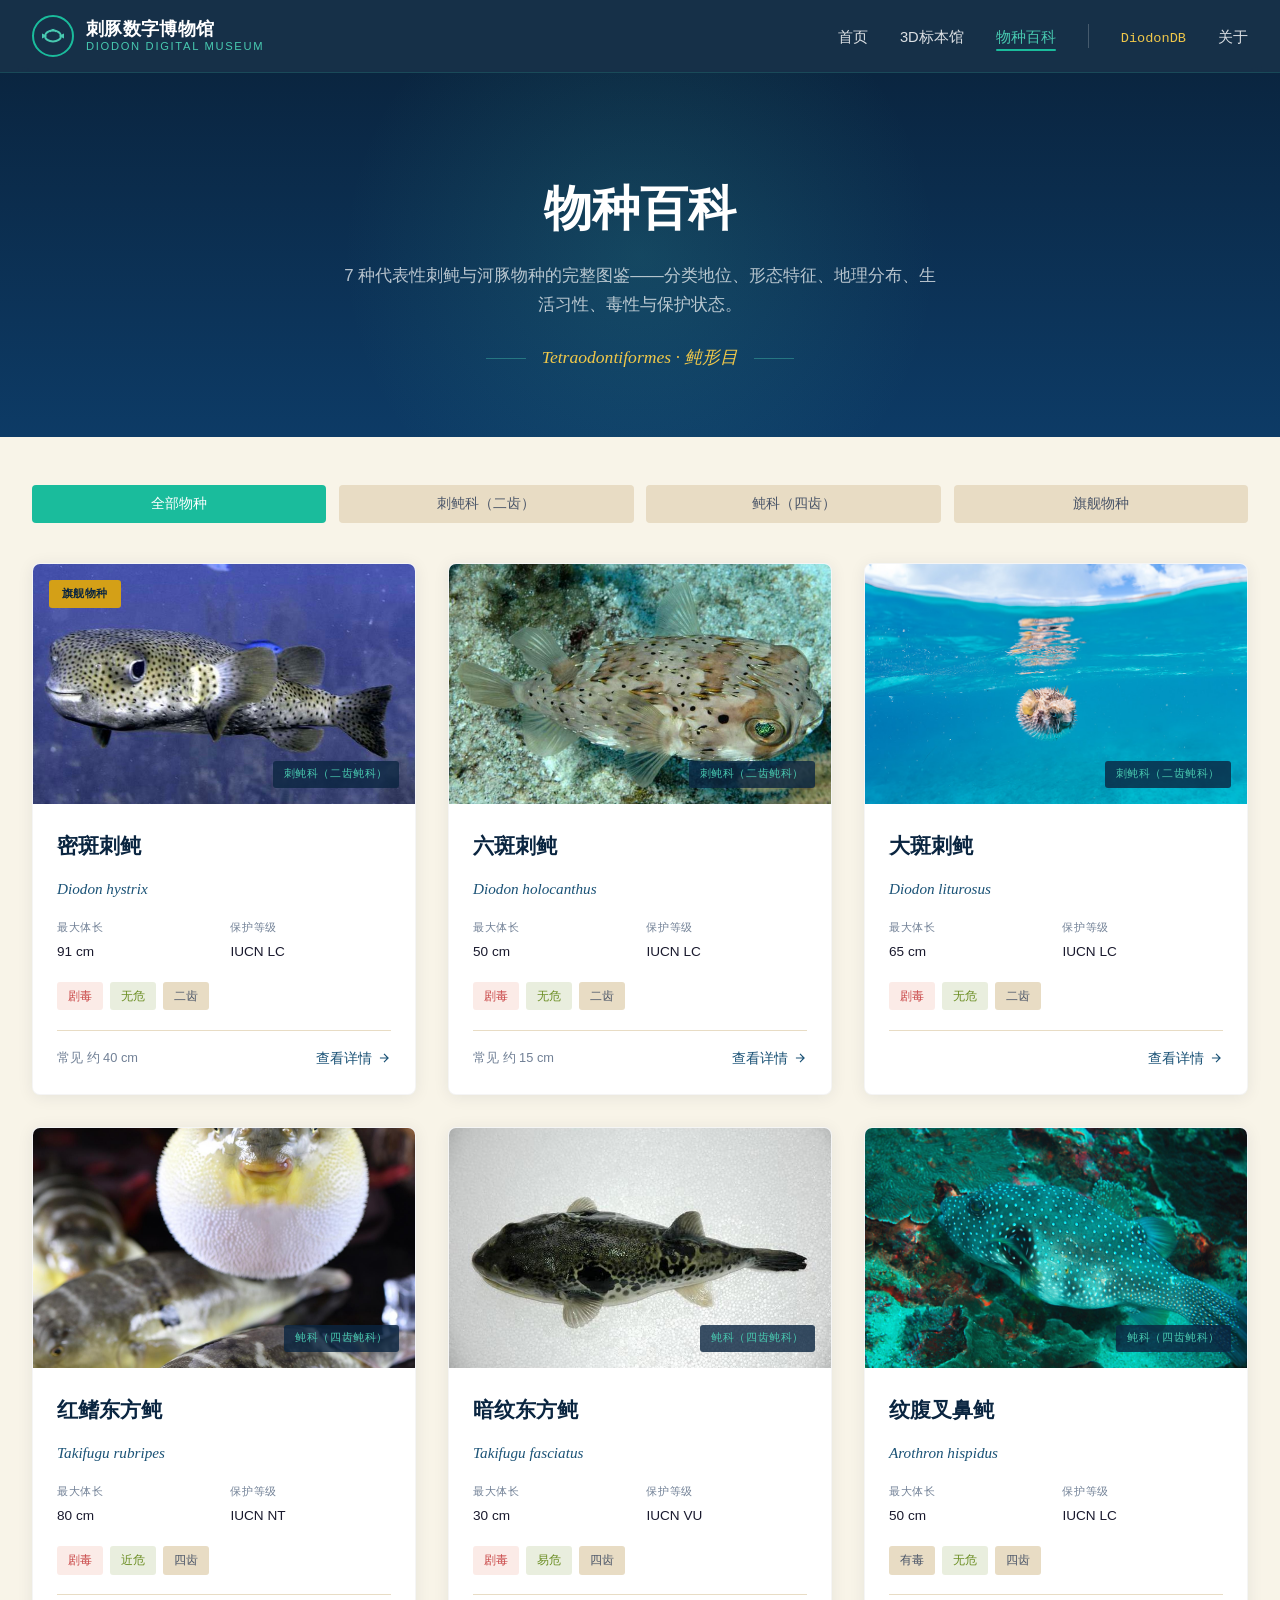
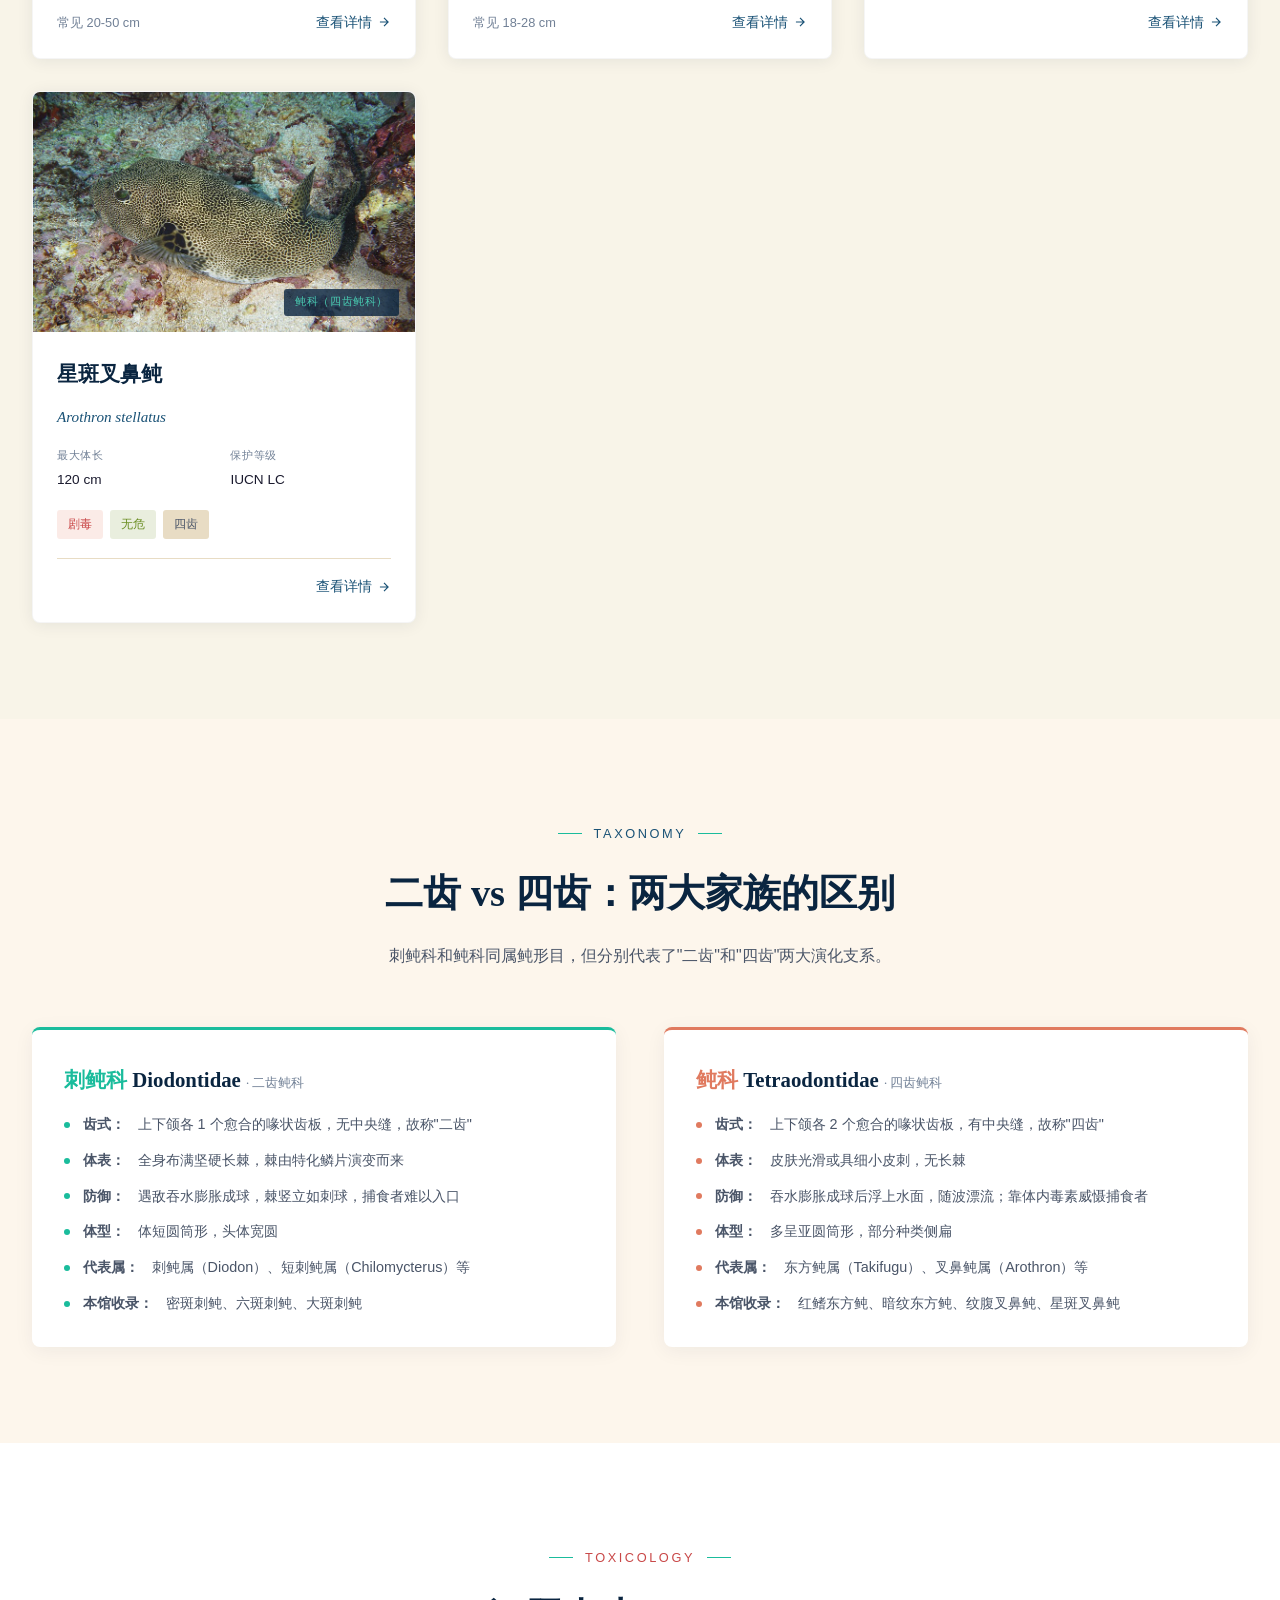
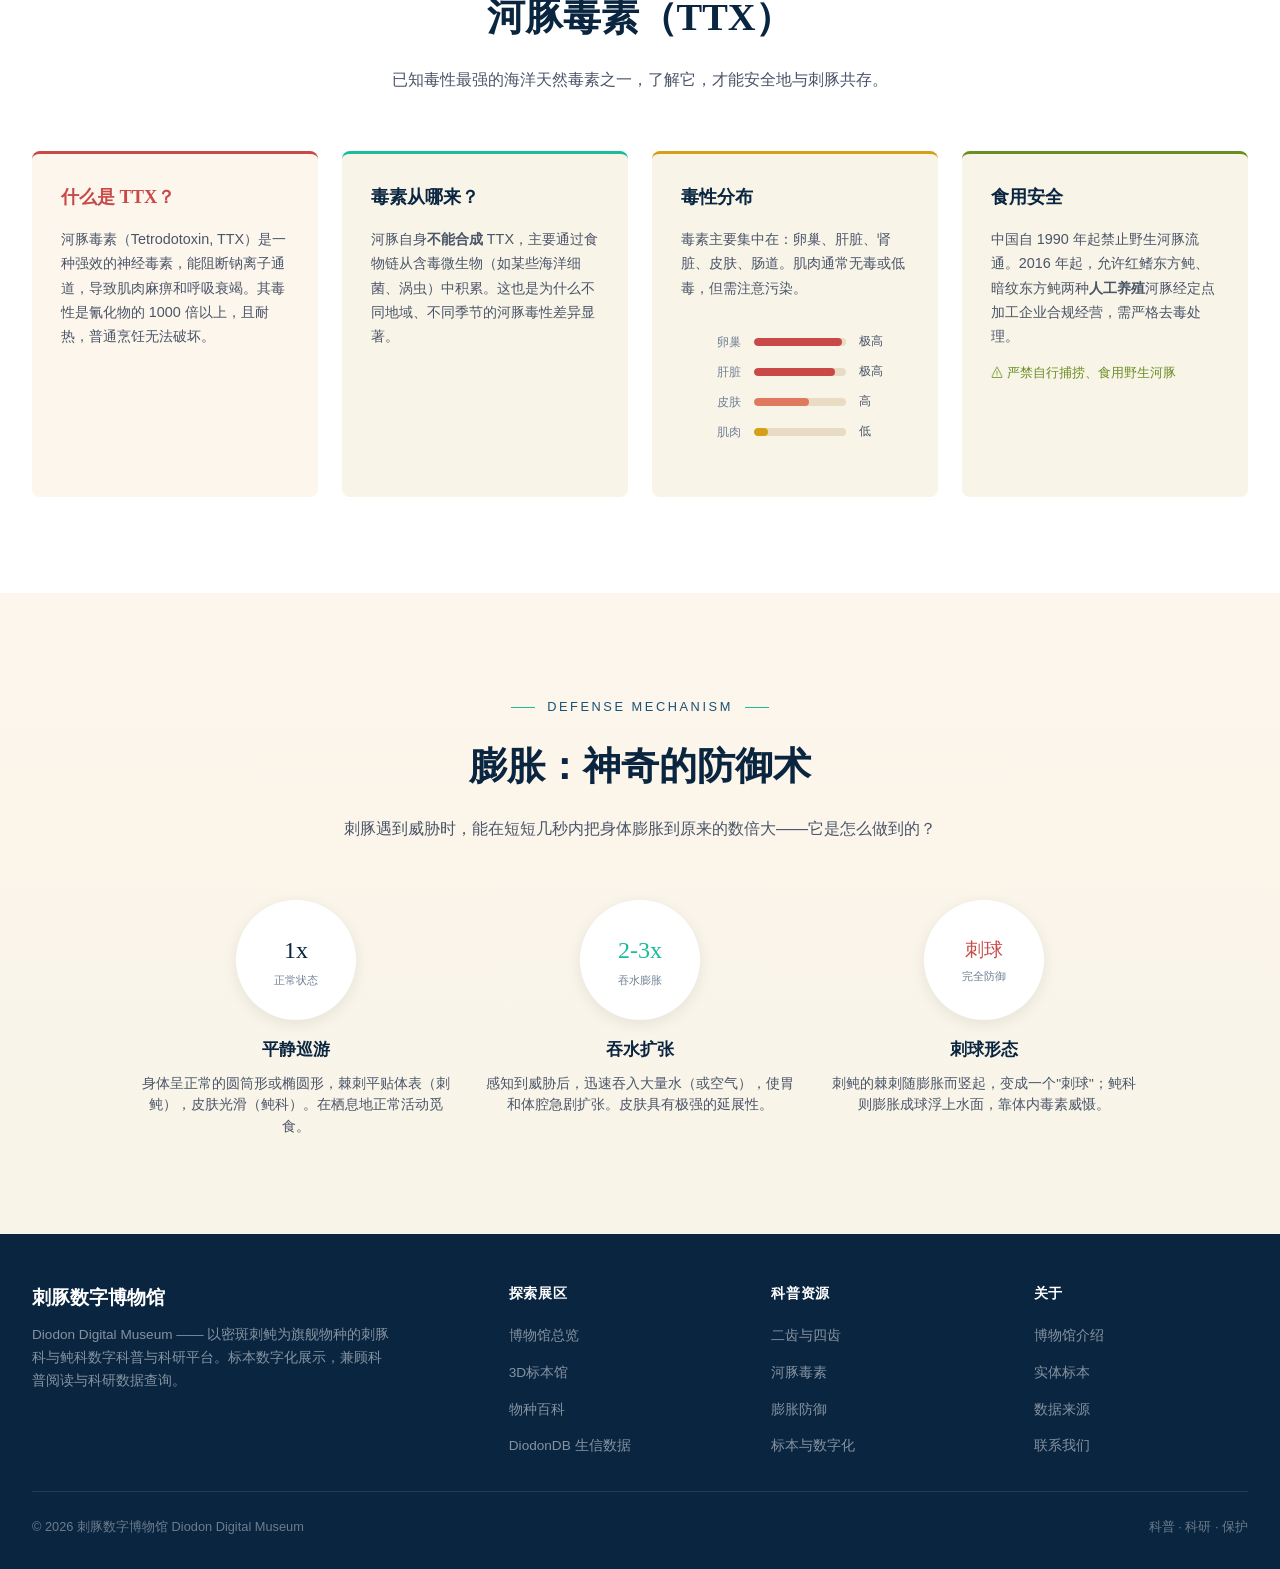
<file: species.html>
<!DOCTYPE html>
<html lang="zh-CN">
<head>
  <meta charset="UTF-8">
  <meta name="viewport" content="width=device-width, initial-scale=1.0">
  <meta name="creative-medium" content="interactive-prototype">
  <title>物种百科 | 刺豚数字博物馆</title>
  
  <link rel="stylesheet" href="https://miaoda.feishu.cn/fonts/css2?family=Playfair+Display:ital,wght@0,400;0,600;0,700;1,400&family=Noto+Serif+SC:ital,wght@0,400;0,600;1,400&family=Noto+Sans+SC:wght@300;400;500;600&family=Cormorant+Garamond:ital,wght@0,400;0,600;1,400&display=swap">
  <link rel="stylesheet" href="assets/css/main.css">
</head>
<body>
  <div class="page-container">
    <!-- 页面标题 -->
    <div class="page-header">
      <h1>物种百科</h1>
      <p>7 种代表性刺鲀与河豚物种的完整图鉴——分类地位、形态特征、地理分布、生活习性、毒性与保护状态。</p>
      <div class="page-header-ornament">
        <span>Tetraodontiformes · 鲀形目</span>
      </div>
    </div>
    
    <!-- 物种列表 -->
    <section class="section" style="background: var(--sand-light); padding-top: 3rem;">
      <div class="section-inner">
        <!-- 筛选标签 -->
        <div style="display: flex; justify-content: center; gap: 0.8rem; margin-bottom: 2.5rem; flex-wrap: wrap;">
          <button class="specimen-ctrl-btn active filter-btn" data-filter="all" onclick="filterSpecies('all', this)" style="padding: 0.6rem 1.2rem; font-size: 0.85rem;">
            全部物种
          </button>
          <button class="specimen-ctrl-btn filter-btn" data-filter="diodontidae" onclick="filterSpecies('diodontidae', this)" style="padding: 0.6rem 1.2rem; font-size: 0.85rem;">
            刺鲀科（二齿）
          </button>
          <button class="specimen-ctrl-btn filter-btn" data-filter="tetraodontidae" onclick="filterSpecies('tetraodontidae', this)" style="padding: 0.6rem 1.2rem; font-size: 0.85rem;">
            鲀科（四齿）
          </button>
          <button class="specimen-ctrl-btn filter-btn" data-filter="flagship" onclick="filterSpecies('flagship', this)" style="padding: 0.6rem 1.2rem; font-size: 0.85rem;">
            旗舰物种
          </button>
        </div>
        
        <div id="species-grid" class="species-grid">
          <!-- JS填充 -->
        </div>
      </div>
    </section>
    
    <!-- 科普对比区 -->
    <section id="comparison" class="comparison-section section">
      <div class="section-inner">
        <div class="section-header">
          <span class="section-kicker">Taxonomy</span>
          <h2 class="section-title">二齿 vs 四齿：两大家族的区别</h2>
          <p class="section-desc">刺鲀科和鲀科同属鲀形目，但分别代表了"二齿"和"四齿"两大演化支系。</p>
        </div>
        
        <div class="comparison-grid">
          <div class="comparison-card">
            <h3>
              <span style="color: var(--teal);">刺鲀科</span> Diodontidae
              <span style="font-size: 0.8rem; font-weight: 400; color: var(--text-muted);">· 二齿鲀科</span>
            </h3>
            <ul>
              <li><strong>齿式：</strong>上下颌各 1 个愈合的喙状齿板，无中央缝，故称"二齿"</li>
              <li><strong>体表：</strong>全身布满坚硬长棘，棘由特化鳞片演变而来</li>
              <li><strong>防御：</strong>遇敌吞水膨胀成球，棘竖立如刺球，捕食者难以入口</li>
              <li><strong>体型：</strong>体短圆筒形，头体宽圆</li>
              <li><strong>代表属：</strong>刺鲀属（Diodon）、短刺鲀属（Chilomycterus）等</li>
              <li><strong>本馆收录：</strong>密斑刺鲀、六斑刺鲀、大斑刺鲀</li>
            </ul>
          </div>
          
          <div class="comparison-card tetraodon">
            <h3>
              <span style="color: var(--coral);">鲀科</span> Tetraodontidae
              <span style="font-size: 0.8rem; font-weight: 400; color: var(--text-muted);">· 四齿鲀科</span>
            </h3>
            <ul>
              <li><strong>齿式：</strong>上下颌各 2 个愈合的喙状齿板，有中央缝，故称"四齿"</li>
              <li><strong>体表：</strong>皮肤光滑或具细小皮刺，无长棘</li>
              <li><strong>防御：</strong>吞水膨胀成球后浮上水面，随波漂流；靠体内毒素威慑捕食者</li>
              <li><strong>体型：</strong>多呈亚圆筒形，部分种类侧扁</li>
              <li><strong>代表属：</strong>东方鲀属（Takifugu）、叉鼻鲀属（Arothron）等</li>
              <li><strong>本馆收录：</strong>红鳍东方鲀、暗纹东方鲀、纹腹叉鼻鲀、星斑叉鼻鲀</li>
            </ul>
          </div>
        </div>
      </div>
    </section>
    
    <!-- 河豚毒素科普 -->
    <section id="toxicity" class="section" style="background: #fff;">
      <div class="section-inner">
        <div class="section-header">
          <span class="section-kicker" style="color: var(--coral-red);">Toxicology</span>
          <h2 class="section-title">河豚毒素（TTX）</h2>
          <p class="section-desc">已知毒性最强的海洋天然毒素之一，了解它，才能安全地与刺豚共存。</p>
        </div>
        
        <div style="display: grid; grid-template-columns: repeat(auto-fit, minmax(280px, 1fr)); gap: 1.5rem;">
          <div style="background: var(--coral-cream); border-radius: 8px; padding: 1.8rem; border-top: 3px solid var(--coral-red);">
            <h3 style="font-family: var(--font-display); font-size: 1.15rem; color: var(--coral-red); margin-bottom: 0.8rem;">什么是 TTX？</h3>
            <p style="font-size: 0.9rem; color: var(--text-secondary); line-height: 1.7;">
              河豚毒素（Tetrodotoxin, TTX）是一种强效的神经毒素，能阻断钠离子通道，导致肌肉麻痹和呼吸衰竭。其毒性是氰化物的 1000 倍以上，且耐热，普通烹饪无法破坏。
            </p>
          </div>
          
          <div style="background: var(--sand-light); border-radius: 8px; padding: 1.8rem; border-top: 3px solid var(--teal);">
            <h3 style="font-family: var(--font-display); font-size: 1.15rem; color: var(--deep-ocean); margin-bottom: 0.8rem;">毒素从哪来？</h3>
            <p style="font-size: 0.9rem; color: var(--text-secondary); line-height: 1.7;">
              河豚自身<strong>不能合成</strong> TTX，主要通过食物链从含毒微生物（如某些海洋细菌、涡虫）中积累。这也是为什么不同地域、不同季节的河豚毒性差异显著。
            </p>
          </div>
          
          <div style="background: var(--sand-light); border-radius: 8px; padding: 1.8rem; border-top: 3px solid var(--amber);">
            <h3 style="font-family: var(--font-display); font-size: 1.15rem; color: var(--deep-ocean); margin-bottom: 0.8rem;">毒性分布</h3>
            <p style="font-size: 0.9rem; color: var(--text-secondary); line-height: 1.7; margin-bottom: 1rem;">
              毒素主要集中在：卵巢、肝脏、肾脏、皮肤、肠道。肌肉通常无毒或低毒，但需注意污染。
            </p>
            <div class="data-viz-small">
              <div class="data-bar-row">
                <span class="data-bar-label">卵巢</span>
                <div class="data-bar-track"><div class="data-bar-fill" style="width: 95%; background: var(--coral-red);"></div></div>
                <span class="data-bar-value">极高</span>
              </div>
              <div class="data-bar-row">
                <span class="data-bar-label">肝脏</span>
                <div class="data-bar-track"><div class="data-bar-fill" style="width: 88%; background: var(--coral-red);"></div></div>
                <span class="data-bar-value">极高</span>
              </div>
              <div class="data-bar-row">
                <span class="data-bar-label">皮肤</span>
                <div class="data-bar-track"><div class="data-bar-fill" style="width: 60%; background: var(--coral);"></div></div>
                <span class="data-bar-value">高</span>
              </div>
              <div class="data-bar-row">
                <span class="data-bar-label">肌肉</span>
                <div class="data-bar-track"><div class="data-bar-fill" style="width: 15%; background: var(--amber);"></div></div>
                <span class="data-bar-value">低</span>
              </div>
            </div>
          </div>
          
          <div style="background: var(--sand-light); border-radius: 8px; padding: 1.8rem; border-top: 3px solid var(--toxic-green);">
            <h3 style="font-family: var(--font-display); font-size: 1.15rem; color: var(--deep-ocean); margin-bottom: 0.8rem;">食用安全</h3>
            <p style="font-size: 0.9rem; color: var(--text-secondary); line-height: 1.7;">
              中国自 1990 年起禁止野生河豚流通。2016 年起，允许红鳍东方鲀、暗纹东方鲀两种<strong>人工养殖</strong>河豚经定点加工企业合规经营，需严格去毒处理。
            </p>
            <p style="font-size: 0.8rem; color: var(--toxic-green); margin-top: 0.8rem; font-weight: 500;">
              ⚠ 严禁自行捕捞、食用野生河豚
            </p>
          </div>
        </div>
      </div>
    </section>
    
    <!-- 膨胀防御 -->
    <section id="defense" class="section" style="background: linear-gradient(180deg, var(--coral-cream), var(--sand-light));">
      <div class="section-inner">
        <div class="section-header">
          <span class="section-kicker">Defense Mechanism</span>
          <h2 class="section-title">膨胀：神奇的防御术</h2>
          <p class="section-desc">刺豚遇到威胁时，能在短短几秒内把身体膨胀到原来的数倍大——它是怎么做到的？</p>
        </div>
        
        <div style="display: grid; grid-template-columns: 1fr 1fr 1fr; gap: 2rem; max-width: 1000px; margin: 0 auto;">
          <div style="text-align: center;">
            <div style="width: 120px; height: 120px; margin: 0 auto 1rem; background: #fff; border-radius: 50%; display: flex; align-items: center; justify-content: center; box-shadow: 0 4px 16px rgba(0,0,0,0.08);">
              <div style="text-align: center;">
                <div style="font-family: var(--font-display); font-size: 1.5rem; color: var(--deep-ocean);">1x</div>
                <div style="font-size: 0.7rem; color: var(--text-muted);">正常状态</div>
              </div>
            </div>
            <h3 style="font-family: var(--font-display); font-size: 1.05rem; color: var(--deep-ocean); margin-bottom: 0.5rem;">平静巡游</h3>
            <p style="font-size: 0.85rem; color: var(--text-secondary); line-height: 1.6;">
              身体呈正常的圆筒形或椭圆形，棘刺平贴体表（刺鲀），皮肤光滑（鲀科）。在栖息地正常活动觅食。
            </p>
          </div>
          
          <div style="text-align: center;">
            <div style="width: 120px; height: 120px; margin: 0 auto 1rem; background: #fff; border-radius: 50%; display: flex; align-items: center; justify-content: center; box-shadow: 0 4px 16px rgba(0,0,0,0.08);">
              <div style="text-align: center;">
                <div style="font-family: var(--font-display); font-size: 1.5rem; color: var(--teal);">2-3x</div>
                <div style="font-size: 0.7rem; color: var(--text-muted);">吞水膨胀</div>
              </div>
            </div>
            <h3 style="font-family: var(--font-display); font-size: 1.05rem; color: var(--deep-ocean); margin-bottom: 0.5rem;">吞水扩张</h3>
            <p style="font-size: 0.85rem; color: var(--text-secondary); line-height: 1.6;">
              感知到威胁后，迅速吞入大量水（或空气），使胃和体腔急剧扩张。皮肤具有极强的延展性。
            </p>
          </div>
          
          <div style="text-align: center;">
            <div style="width: 120px; height: 120px; margin: 0 auto 1rem; background: #fff; border-radius: 50%; display: flex; align-items: center; justify-content: center; box-shadow: 0 4px 16px rgba(0,0,0,0.08);">
              <div style="text-align: center;">
                <div style="font-family: var(--font-display); font-size: 1.2rem; color: var(--coral-red);">刺球</div>
                <div style="font-size: 0.7rem; color: var(--text-muted);">完全防御</div>
              </div>
            </div>
            <h3 style="font-family: var(--font-display); font-size: 1.05rem; color: var(--deep-ocean); margin-bottom: 0.5rem;">刺球形态</h3>
            <p style="font-size: 0.85rem; color: var(--text-secondary); line-height: 1.6;">
              刺鲀的棘刺随膨胀而竖起，变成一个"刺球"；鲀科则膨胀成球浮上水面，靠体内毒素威慑。
            </p>
          </div>
        </div>
      </div>
    </section>
  </div>

  <script src="assets/js/species-data.js"></script>
  <script src="assets/js/components.js"></script>
  
  <script>
    MuseumUI.renderNavbar('species');
    MuseumUI.renderFooter();
    
    // 渲染物种卡片
    function renderSpecies(filter = 'all') {
      const grid = document.getElementById('species-grid');
      if (!grid || !window.SPECIES_DATA) return;
      
      let filtered = SPECIES_DATA;
      if (filter === 'diodontidae') {
        filtered = SPECIES_DATA.filter(s => s.family === 'Diodontidae');
      } else if (filter === 'tetraodontidae') {
        filtered = SPECIES_DATA.filter(s => s.family === 'Tetraodontidae');
      } else if (filter === 'flagship') {
        filtered = SPECIES_DATA.filter(s => s.flagship);
      }
      
      grid.innerHTML = filtered.map(s => MuseumUI.renderSpeciesCard(s, true)).join('');
    }
    
    function filterSpecies(filter, btn) {
      // 更新按钮状态
      document.querySelectorAll('.filter-btn').forEach(b => b.classList.remove('active'));
      btn.classList.add('active');
      renderSpecies(filter);
    }
    
    // 初始渲染
    renderSpecies('all');
  </script>
</body>
</html>
</file>
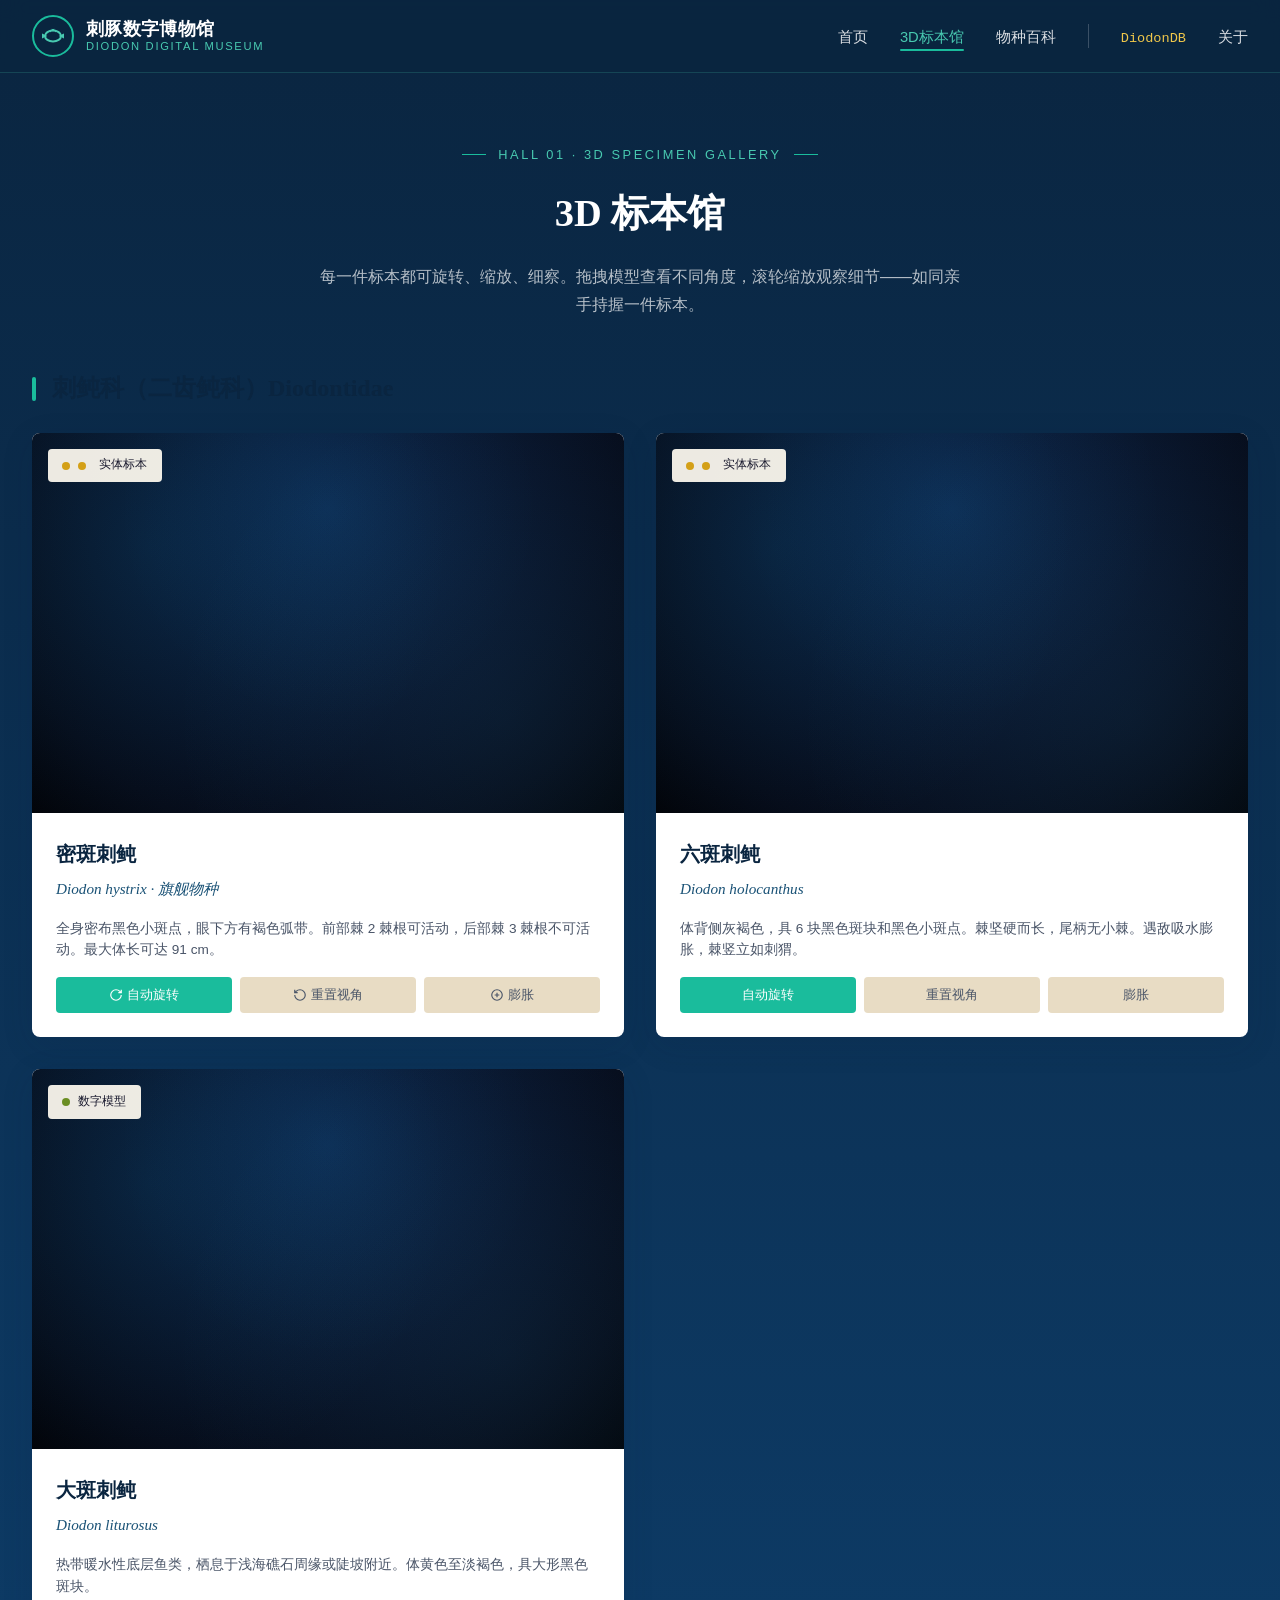
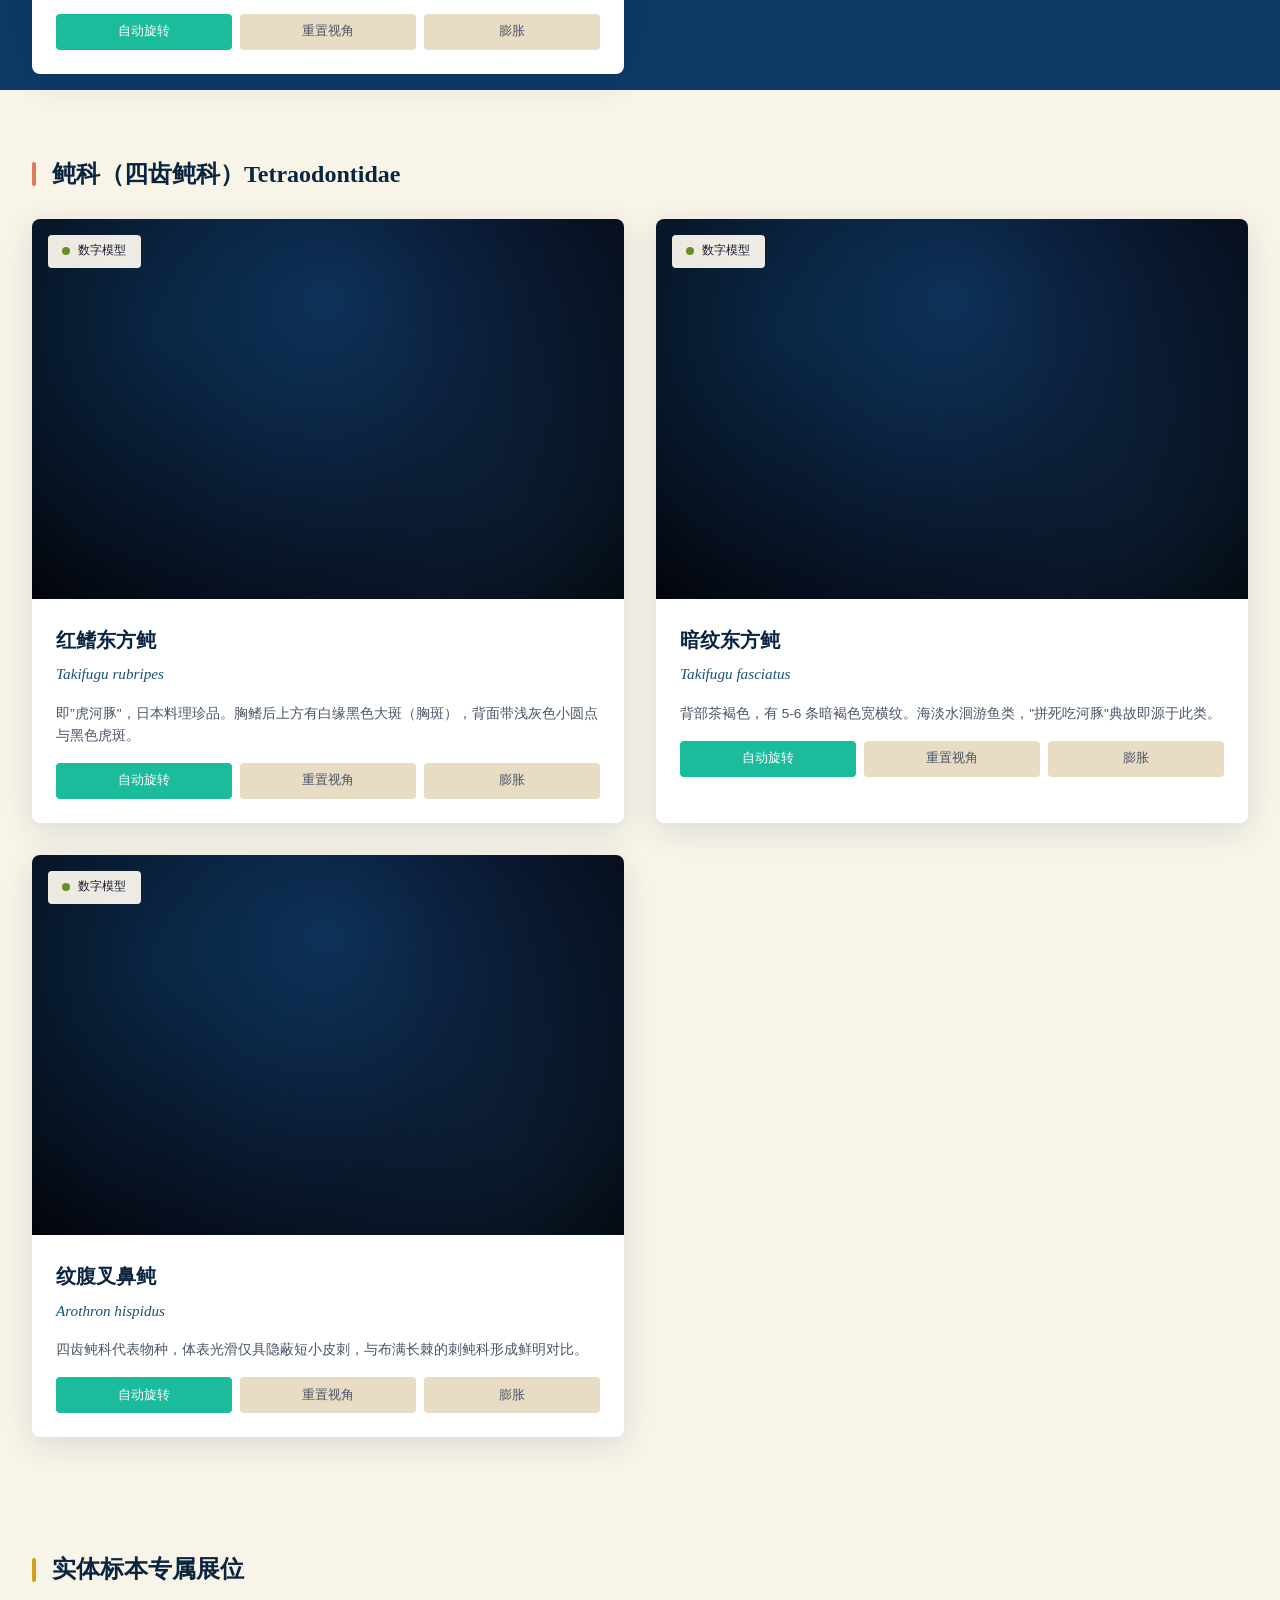
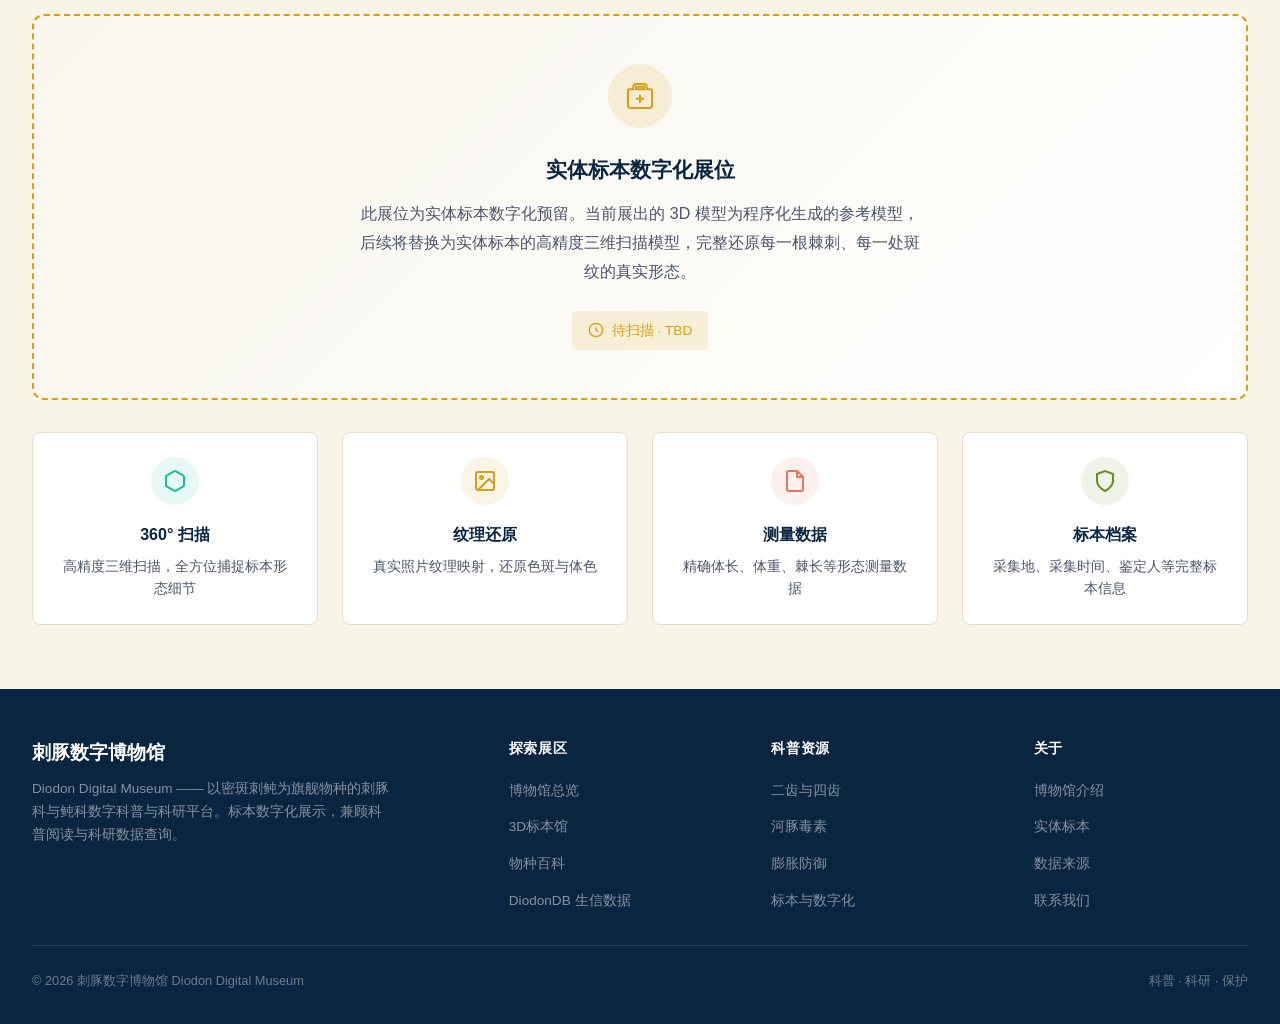
<file: specimen.html>
<!DOCTYPE html>
<html lang="zh-CN">
<head>
  <meta charset="UTF-8">
  <meta name="viewport" content="width=device-width, initial-scale=1.0">
  <meta name="creative-medium" content="interactive-prototype">
  <title>3D标本馆 | 刺豚数字博物馆</title>
  
  <link rel="stylesheet" href="https://miaoda.feishu.cn/fonts/css2?family=Playfair+Display:ital,wght@0,400;0,600;0,700;1,400&family=Noto+Serif+SC:ital,wght@0,400;0,600;1,400&family=Noto+Sans+SC:wght@300;400;500;600&family=Cormorant+Garamond:ital,wght@0,400;0,600;1,400&family=JetBrains+Mono:wght@400;500&display=swap">
  <link rel="stylesheet" href="assets/css/main.css">
  
  <link rel="preload" as="script" href="assets/js/three.min.js">
</head>
<body class="specimen-page">
  <div class="page-container">
    <div class="specimen-hero">
      <span class="section-kicker" style="color: var(--turquoise);">Hall 01 · 3D Specimen Gallery</span>
      <h1 class="section-title" style="color: #fff;">3D 标本馆</h1>
      <p class="section-desc" style="color: rgba(255,255,255,0.7);">
        每一件标本都可旋转、缩放、细察。拖拽模型查看不同角度，滚轮缩放观察细节——如同亲手持握一件标本。
      </p>
    </div>
    
    <!-- 刺鲀科展区 -->
    <div style="max-width: 1400px; margin: 0 auto; padding: 0 2rem;">
      <div style="display: flex; align-items: center; gap: 1rem; margin-bottom: 1.5rem;">
        <div style="width: 4px; height: 24px; background: var(--teal); border-radius: 2px;"></div>
        <h2 style="font-family: var(--font-display); font-size: 1.5rem; color: var(--deep-ocean);">刺鲀科（二齿鲀科）Diodontidae</h2>
      </div>
      
      <div class="specimen-3d-grid" style="padding: 0 0 3rem;">
        <!-- 密斑刺鲀 -->
        <div class="specimen-3d-card" id="card-hystrix">
          <div class="specimen-3d-canvas-wrap" data-species="hystrix">
            <span class="specimen-badge real">
              <span style="width:8px;height:8px;border-radius:50%;background:var(--amber);display:inline-block;margin-right:0.3rem;"></span>
              实体标本
            </span>
            <canvas class="specimen-3d-canvas"></canvas>
          </div>
          <div class="specimen-3d-info">
            <div class="specimen-3d-name">密斑刺鲀</div>
            <div class="specimen-3d-sci">Diodon hystrix · 旗舰物种</div>
            <p style="font-size: 0.85rem; color: var(--text-secondary); line-height: 1.6;">
              全身密布黑色小斑点，眼下方有褐色弧带。前部棘 2 棘根可活动，后部棘 3 棘根不可活动。最大体长可达 91 cm。
            </p>
            <div class="specimen-3d-controls">
              <button class="specimen-ctrl-btn active" onclick="toggleAutoRotate(this, 'hystrix')">
                <svg width="14" height="14" viewBox="0 0 24 24" fill="none" stroke="currentColor" stroke-width="2">
                  <path d="M21 12a9 9 0 1 1-9-9c2.52 0 4.93 1 6.74 2.74L21 8"/>
                  <path d="M21 3v5h-5"/>
                </svg>
                自动旋转
              </button>
              <button class="specimen-ctrl-btn" onclick="resetView('hystrix')">
                <svg width="14" height="14" viewBox="0 0 24 24" fill="none" stroke="currentColor" stroke-width="2">
                  <path d="M3 12a9 9 0 1 0 9-9 9.75 9.75 0 0 0-6.74 2.74L3 8"/>
                  <path d="M3 3v5h5"/>
                </svg>
                重置视角
              </button>
              <button class="specimen-ctrl-btn" onclick="inflateFish('hystrix')">
                <svg width="14" height="14" viewBox="0 0 24 24" fill="none" stroke="currentColor" stroke-width="2">
                  <circle cx="12" cy="12" r="9"/>
                  <path d="M12 8v8M8 12h8"/>
                </svg>
                膨胀
              </button>
            </div>
          </div>
        </div>
        
        <!-- 六斑刺鲀 -->
        <div class="specimen-3d-card" id="card-holocanthus">
          <div class="specimen-3d-canvas-wrap" data-species="holocanthus">
            <span class="specimen-badge real">
              <span style="width:8px;height:8px;border-radius:50%;background:var(--amber);display:inline-block;margin-right:0.3rem;"></span>
              实体标本
            </span>
            <canvas class="specimen-3d-canvas"></canvas>
          </div>
          <div class="specimen-3d-info">
            <div class="specimen-3d-name">六斑刺鲀</div>
            <div class="specimen-3d-sci">Diodon holocanthus</div>
            <p style="font-size: 0.85rem; color: var(--text-secondary); line-height: 1.6;">
              体背侧灰褐色，具 6 块黑色斑块和黑色小斑点。棘坚硬而长，尾柄无小棘。遇敌吸水膨胀，棘竖立如刺猬。
            </p>
            <div class="specimen-3d-controls">
              <button class="specimen-ctrl-btn active" onclick="toggleAutoRotate(this, 'holocanthus')">自动旋转</button>
              <button class="specimen-ctrl-btn" onclick="resetView('holocanthus')">重置视角</button>
              <button class="specimen-ctrl-btn" onclick="inflateFish('holocanthus')">膨胀</button>
            </div>
          </div>
        </div>
        
        <!-- 大斑刺鲀 -->
        <div class="specimen-3d-card" id="card-liturosus">
          <div class="specimen-3d-canvas-wrap" data-species="liturosus">
            <span class="specimen-badge">
              数字模型
            </span>
            <canvas class="specimen-3d-canvas"></canvas>
          </div>
          <div class="specimen-3d-info">
            <div class="specimen-3d-name">大斑刺鲀</div>
            <div class="specimen-3d-sci">Diodon liturosus</div>
            <p style="font-size: 0.85rem; color: var(--text-secondary); line-height: 1.6;">
              热带暖水性底层鱼类，栖息于浅海礁石周缘或陡坡附近。体黄色至淡褐色，具大形黑色斑块。
            </p>
            <div class="specimen-3d-controls">
              <button class="specimen-ctrl-btn active" onclick="toggleAutoRotate(this, 'liturosus')">自动旋转</button>
              <button class="specimen-ctrl-btn" onclick="resetView('liturosus')">重置视角</button>
              <button class="specimen-ctrl-btn" onclick="inflateFish('liturosus')">膨胀</button>
            </div>
          </div>
        </div>
      </div>
      
      <!-- 鲀科展区 -->
      <div style="display: flex; align-items: center; gap: 1rem; margin: 2rem 0 1.5rem;">
        <div style="width: 4px; height: 24px; background: var(--coral); border-radius: 2px;"></div>
        <h2 style="font-family: var(--font-display); font-size: 1.5rem; color: var(--deep-ocean);">鲀科（四齿鲀科）Tetraodontidae</h2>
      </div>
      
      <div class="specimen-3d-grid" style="padding: 0 0 4rem;">
        <!-- 红鳍东方鲀 -->
        <div class="specimen-3d-card" id="card-rubripes">
          <div class="specimen-3d-canvas-wrap" data-species="rubripes">
            <span class="specimen-badge">数字模型</span>
            <canvas class="specimen-3d-canvas"></canvas>
          </div>
          <div class="specimen-3d-info">
            <div class="specimen-3d-name">红鳍东方鲀</div>
            <div class="specimen-3d-sci">Takifugu rubripes</div>
            <p style="font-size: 0.85rem; color: var(--text-secondary); line-height: 1.6;">
              即"虎河豚"，日本料理珍品。胸鳍后上方有白缘黑色大斑（胸斑），背面带浅灰色小圆点与黑色虎斑。
            </p>
            <div class="specimen-3d-controls">
              <button class="specimen-ctrl-btn active" onclick="toggleAutoRotate(this, 'rubripes')">自动旋转</button>
              <button class="specimen-ctrl-btn" onclick="resetView('rubripes')">重置视角</button>
              <button class="specimen-ctrl-btn" onclick="inflateFish('rubripes')">膨胀</button>
            </div>
          </div>
        </div>
        
        <!-- 暗纹东方鲀 -->
        <div class="specimen-3d-card" id="card-fasciatus">
          <div class="specimen-3d-canvas-wrap" data-species="fasciatus">
            <span class="specimen-badge">数字模型</span>
            <canvas class="specimen-3d-canvas"></canvas>
          </div>
          <div class="specimen-3d-info">
            <div class="specimen-3d-name">暗纹东方鲀</div>
            <div class="specimen-3d-sci">Takifugu fasciatus</div>
            <p style="font-size: 0.85rem; color: var(--text-secondary); line-height: 1.6;">
              背部茶褐色，有 5-6 条暗褐色宽横纹。海淡水洄游鱼类，"拼死吃河豚"典故即源于此类。
            </p>
            <div class="specimen-3d-controls">
              <button class="specimen-ctrl-btn active" onclick="toggleAutoRotate(this, 'fasciatus')">自动旋转</button>
              <button class="specimen-ctrl-btn" onclick="resetView('fasciatus')">重置视角</button>
              <button class="specimen-ctrl-btn" onclick="inflateFish('fasciatus')">膨胀</button>
            </div>
          </div>
        </div>
        
        <!-- 纹腹叉鼻鲀 -->
        <div class="specimen-3d-card" id="card-hispidus">
          <div class="specimen-3d-canvas-wrap" data-species="hispidus">
            <span class="specimen-badge">数字模型</span>
            <canvas class="specimen-3d-canvas"></canvas>
          </div>
          <div class="specimen-3d-info">
            <div class="specimen-3d-name">纹腹叉鼻鲀</div>
            <div class="specimen-3d-sci">Arothron hispidus</div>
            <p style="font-size: 0.85rem; color: var(--text-secondary); line-height: 1.6;">
              四齿鲀科代表物种，体表光滑仅具隐蔽短小皮刺，与布满长棘的刺鲀科形成鲜明对比。
            </p>
            <div class="specimen-3d-controls">
              <button class="specimen-ctrl-btn active" onclick="toggleAutoRotate(this, 'hispidus')">自动旋转</button>
              <button class="specimen-ctrl-btn" onclick="resetView('hispidus')">重置视角</button>
              <button class="specimen-ctrl-btn" onclick="inflateFish('hispidus')">膨胀</button>
            </div>
          </div>
        </div>
      </div>
      
      <!-- 实体标本专属展位 -->
      <div id="real-specimens" style="padding: 3rem 0 4rem;">
        <div style="display: flex; align-items: center; gap: 1rem; margin-bottom: 1.5rem;">
          <div style="width: 4px; height: 24px; background: var(--amber); border-radius: 2px;"></div>
          <h2 style="font-family: var(--font-display); font-size: 1.5rem; color: var(--deep-ocean);">实体标本专属展位</h2>
        </div>
        
        <div style="background: linear-gradient(135deg, var(--label-paper) 0%, #fff 100%); border: 2px dashed var(--amber); border-radius: 12px; padding: 3rem; text-align: center; margin-bottom: 2rem;">
          <div style="width: 64px; height: 64px; margin: 0 auto 1.5rem; background: rgba(212, 160, 23, 0.15); border-radius: 50%; display: flex; align-items: center; justify-content: center; color: var(--amber);">
            <svg width="32" height="32" viewBox="0 0 24 24" fill="none" stroke="currentColor" stroke-width="1.5">
              <path d="M20 7h-3V5a2 2 0 0 0-2-2H9a2 2 0 0 0-2 2v2H4a1 1 0 0 0-1 1v11a2 2 0 0 0 2 2h14a2 2 0 0 0 2-2V8a1 1 0 0 0-1-1z"/>
              <path d="M9 5h6v2H9V5z"/>
              <path d="M12 11v6M9 14h6"/>
            </svg>
          </div>
          <h3 style="font-family: var(--font-display); font-size: 1.3rem; color: var(--deep-ocean); margin-bottom: 0.8rem;">
            实体标本数字化展位
          </h3>
          <p style="color: var(--text-secondary); max-width: 560px; margin: 0 auto 1.5rem; line-height: 1.8;">
            此展位为实体标本数字化预留。当前展出的 3D 模型为程序化生成的参考模型，
            后续将替换为实体标本的高精度三维扫描模型，完整还原每一根棘刺、每一处斑纹的真实形态。
          </p>
          <div style="display: inline-flex; align-items: center; gap: 0.5rem; padding: 0.5rem 1rem; background: rgba(212, 160, 23, 0.15); border-radius: 4px; font-size: 0.85rem; color: var(--amber);">
            <svg width="16" height="16" viewBox="0 0 24 24" fill="none" stroke="currentColor" stroke-width="2">
              <circle cx="12" cy="12" r="10"/>
              <path d="M12 8v4l3 3"/>
            </svg>
            待扫描 · TBD
          </div>
        </div>
        
        <div style="display: grid; grid-template-columns: repeat(auto-fit, minmax(260px, 1fr)); gap: 1.5rem;">
          <div style="background: #fff; border-radius: 8px; padding: 1.5rem; border: 1px solid var(--sand); text-align: center;">
            <div style="width: 48px; height: 48px; margin: 0 auto 1rem; background: rgba(26, 188, 156, 0.1); border-radius: 50%; display: flex; align-items: center; justify-content: center; color: var(--teal);">
              <svg width="24" height="24" viewBox="0 0 24 24" fill="none" stroke="currentColor" stroke-width="2">
                <path d="M21 16V8a2 2 0 0 0-1-1.73l-7-4a2 2 0 0 0-2 0l-7 4A2 2 0 0 0 3 8v8a2 2 0 0 0 1 1.73l7 4a2 2 0 0 0 2 0l7-4A2 2 0 0 0 21 16z"/>
              </svg>
            </div>
            <h4 style="color: var(--deep-ocean); margin-bottom: 0.5rem; font-size: 1rem;">360° 扫描</h4>
            <p style="font-size: 0.85rem; color: var(--text-secondary); line-height: 1.6;">高精度三维扫描，全方位捕捉标本形态细节</p>
          </div>
          
          <div style="background: #fff; border-radius: 8px; padding: 1.5rem; border: 1px solid var(--sand); text-align: center;">
            <div style="width: 48px; height: 48px; margin: 0 auto 1rem; background: rgba(212, 160, 23, 0.1); border-radius: 50%; display: flex; align-items: center; justify-content: center; color: var(--amber);">
              <svg width="24" height="24" viewBox="0 0 24 24" fill="none" stroke="currentColor" stroke-width="2">
                <rect x="3" y="3" width="18" height="18" rx="2"/>
                <circle cx="8.5" cy="8.5" r="1.5"/>
                <polyline points="21 15 16 10 5 21"/>
              </svg>
            </div>
            <h4 style="color: var(--deep-ocean); margin-bottom: 0.5rem; font-size: 1rem;">纹理还原</h4>
            <p style="font-size: 0.85rem; color: var(--text-secondary); line-height: 1.6;">真实照片纹理映射，还原色斑与体色</p>
          </div>
          
          <div style="background: #fff; border-radius: 8px; padding: 1.5rem; border: 1px solid var(--sand); text-align: center;">
            <div style="width: 48px; height: 48px; margin: 0 auto 1rem; background: rgba(224, 122, 95, 0.1); border-radius: 50%; display: flex; align-items: center; justify-content: center; color: var(--coral);">
              <svg width="24" height="24" viewBox="0 0 24 24" fill="none" stroke="currentColor" stroke-width="2">
                <path d="M14 2H6a2 2 0 0 0-2 2v16a2 2 0 0 0 2 2h12a2 2 0 0 0 2-2V8z"/>
                <polyline points="14 2 14 8 20 8"/>
              </svg>
            </div>
            <h4 style="color: var(--deep-ocean); margin-bottom: 0.5rem; font-size: 1rem;">测量数据</h4>
            <p style="font-size: 0.85rem; color: var(--text-secondary); line-height: 1.6;">精确体长、体重、棘长等形态测量数据</p>
          </div>
          
          <div style="background: #fff; border-radius: 8px; padding: 1.5rem; border: 1px solid var(--sand); text-align: center;">
            <div style="width: 48px; height: 48px; margin: 0 auto 1rem; background: rgba(107, 142, 35, 0.1); border-radius: 50%; display: flex; align-items: center; justify-content: center; color: var(--toxic-green);">
              <svg width="24" height="24" viewBox="0 0 24 24" fill="none" stroke="currentColor" stroke-width="2">
                <path d="M12 22s8-4 8-10V5l-8-3-8 3v7c0 6 8 10 8 10z"/>
              </svg>
            </div>
            <h4 style="color: var(--deep-ocean); margin-bottom: 0.5rem; font-size: 1rem;">标本档案</h4>
            <p style="font-size: 0.85rem; color: var(--text-secondary); line-height: 1.6;">采集地、采集时间、鉴定人等完整标本信息</p>
          </div>
        </div>
      </div>
    </div>
  </div>

  <!-- 脚本 -->
  <script src="assets/js/three.min.js"></script>
  <script src="assets/js/GLTFLoader.js"></script>
  <script src="assets/js/species-data.js"></script>
  <script src="assets/js/components.js"></script>
  <script src="assets/js/pufferfish3d.js"></script>
  
  <script>
    MuseumUI.renderNavbar('specimen');
    MuseumUI.renderFooter();
    
    const scenes = {};
    let inflateStates = {};
    
    window.addEventListener('load', () => {
      // 为每个标本卡初始化3D
      const cards = document.querySelectorAll('.specimen-3d-canvas-wrap');
      cards.forEach(wrap => {
        const species = wrap.dataset.species;
        const canvas = wrap.querySelector('.specimen-3d-canvas');
        if (canvas && window.Pufferfish3D) {
          try {
            scenes[species] = Pufferfish3D.createScene(wrap, {
              species: species,
              autoRotate: true,
              rotateSpeed: 1.0,
              interactive: true,
            });
            inflateStates[species] = false;
          } catch(e) {
            console.error('3D init failed for', species, e);
          }
        }
      });
    });
    
    function toggleAutoRotate(btn, species) {
      if (!scenes[species]) return;
      const isAuto = scenes[species].toggleAutoRotate();
      btn.classList.toggle('active', isAuto);
    }
    
    function resetView(species) {
      if (!scenes[species]) return;
      scenes[species].resetView();
    }
    
    function inflateFish(species) {
      if (!scenes[species]) return;
      inflateStates[species] = !inflateStates[species];
      scenes[species].inflate(inflateStates[species] ? 1 : 0);
    }
  </script>
</body>
</html>
</file>
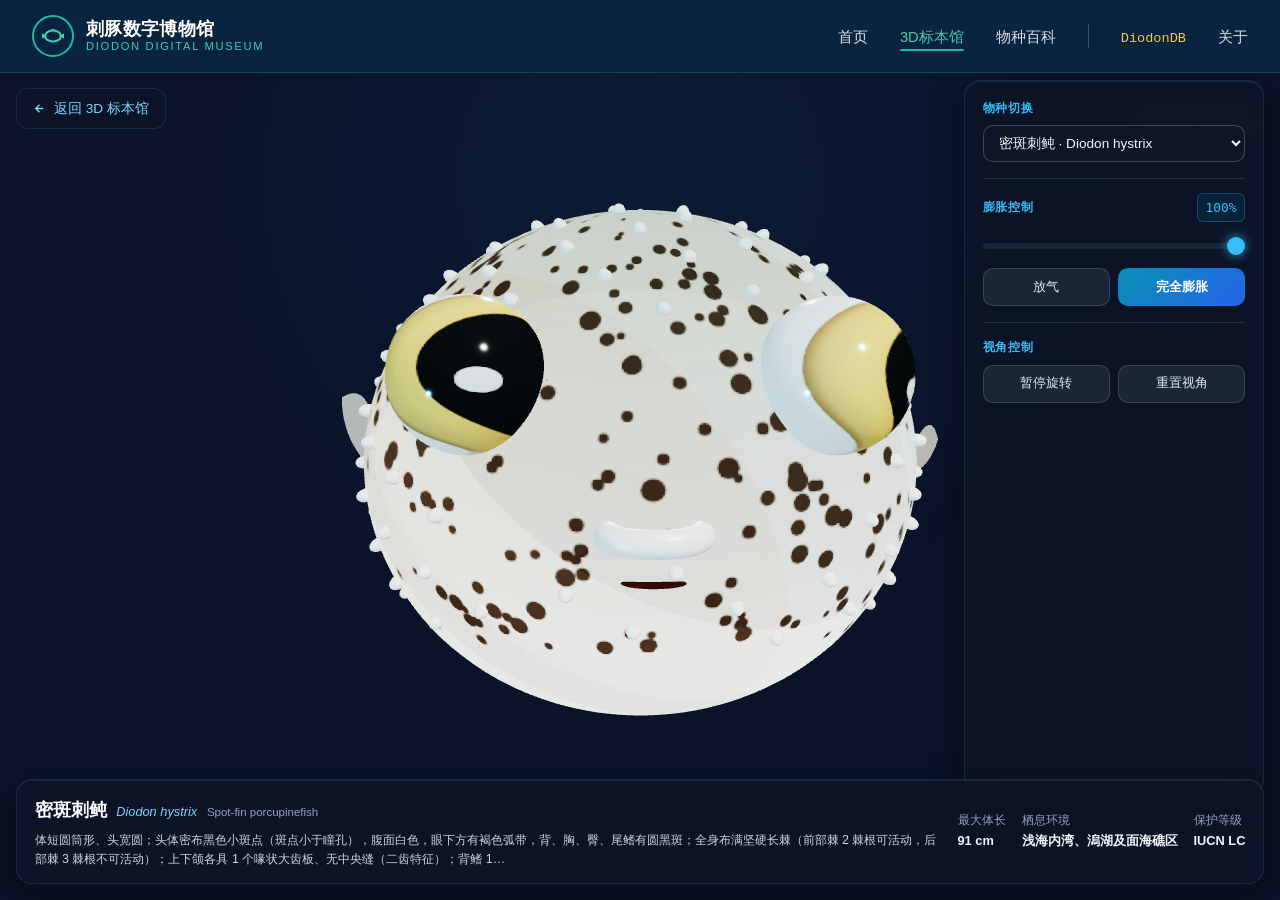
<file: viewer.html>
<!DOCTYPE html>
<html lang="zh-CN">
<head>
  <meta charset="UTF-8">
  <meta name="viewport" content="width=device-width, initial-scale=1.0">
  <title>沉浸式 3D 查看 | 刺豚数字博物馆</title>
  <link rel="stylesheet" href="assets/css/main.css">
  <style>
    html, body { margin: 0; padding: 0; overflow: hidden; height: 100%; background: #020409; }
    body { font-family: 'Noto Sans SC', -apple-system, BlinkMacSystemFont, "Segoe UI", Roboto, sans-serif; }

    /* 深海背景 + 动态光斑 */
    #webgl-container {
      position: fixed; inset: 0; z-index: 1;
      background:
        radial-gradient(circle at 20% 30%, rgba(14,165,233,.10) 0%, transparent 55%),
        radial-gradient(circle at 80% 70%, rgba(56,189,248,.05) 0%, transparent 60%),
        radial-gradient(circle at 50% 20%, #0d2347 0%, #060b18 70%, #020409 100%);
    }
    #webgl-container::before {
      content: ''; position: absolute; inset: 0; pointer-events: none;
      background: radial-gradient(circle at 50% 20%, rgba(14,165,233,.06) 0%, transparent 50%);
      animation: pulseGlow 8s ease-in-out infinite alternate;
    }
    @keyframes pulseGlow {
      0%   { opacity: 0.5; transform: scale(1); }
      100% { opacity: 1;   transform: scale(1.05); }
    }

    /* 玻璃面板 */
    .glass-panel {
      background: rgba(13, 20, 38, 0.72);
      backdrop-filter: blur(16px);
      -webkit-backdrop-filter: blur(16px);
      border: 1px solid rgba(56, 189, 248, 0.15);
      box-shadow: 0 10px 30px rgba(0,0,0,0.5), inset 0 1px 0 rgba(255,255,255,0.08);
      border-radius: 16px;
    }

    /* 顶部返回条（置于导航栏下方） */
    .viewer-top {
      position: fixed; top: 5.5rem; left: 1rem; right: 1rem; z-index: 10;
      display: flex; justify-content: space-between; align-items: center;
      pointer-events: none;
    }
    .viewer-top > * { pointer-events: auto; }
    .back-link {
      display: inline-flex; align-items: center; gap: 0.5rem;
      color: #7dd3fc; font-size: 0.85rem; text-decoration: none;
      padding: 0.5rem 1rem; border-radius: 12px;
      background: rgba(13,20,38,0.72); border: 1px solid rgba(56,189,248,0.15);
      transition: all 0.25s ease;
    }
    .back-link:hover { box-shadow: 0 0 15px rgba(56,189,248,0.4); transform: translateY(-1px); }
    .viewer-hint {
      color: #94a3b8; font-size: 0.75rem; padding: 0.5rem 0.9rem; border-radius: 10px;
      background: rgba(13,20,38,0.6); border: 1px solid rgba(255,255,255,0.08);
      display: none; align-items: center; gap: 0.6rem;
    }
    @media (min-width: 768px) { .viewer-hint { display: flex; } }

    /* 右侧控制面板 */
    .viewer-panel {
      position: fixed; top: 5rem; right: 1rem; bottom: 6.5rem; z-index: 10;
      width: 300px; max-width: calc(100vw - 2rem);
      padding: 1.1rem; overflow-y: auto;
      display: flex; flex-direction: column; gap: 1rem;
    }
    .viewer-panel label {
      display: block; font-size: 0.72rem; font-weight: 600;
      color: #38bdf8; text-transform: uppercase; letter-spacing: 0.06em;
      margin-bottom: 0.45rem;
    }
    .viewer-panel select {
      width: 100%; background: rgba(15,23,42,0.95); color: #f1f5f9;
      border: 1px solid rgba(71,85,105,0.8); border-radius: 10px;
      padding: 0.55rem 0.7rem; font-size: 0.85rem; outline: none; cursor: pointer;
      transition: border-color 0.2s;
    }
    .viewer-panel select:focus { border-color: #38bdf8; }
    .panel-sep { border-top: 1px solid rgba(51,65,85,0.6); padding-top: 0.9rem; }
    .slider-head { display: flex; justify-content: space-between; align-items: center; margin-bottom: 0.5rem; }
    .slider-head .val { font-family: monospace; font-size: 0.8rem; color: #38bdf8; background: rgba(8,47,73,0.6); padding: 0.15rem 0.5rem; border-radius: 6px; border: 1px solid rgba(56,189,248,0.25); }
    input[type=range] { -webkit-appearance: none; width: 100%; height: 6px; background: rgba(30,41,59,0.85); border-radius: 9999px; outline: none; }
    input[type=range]::-webkit-slider-thumb {
      -webkit-appearance: none; width: 18px; height: 18px; border-radius: 50%;
      background: #38bdf8; cursor: pointer; box-shadow: 0 0 12px rgba(56,189,248,0.8);
      transition: transform 0.2s;
    }
    input[type=range]::-webkit-slider-thumb:hover { transform: scale(1.25); }
    .btn-row { display: flex; gap: 0.5rem; }
    .ctrl-btn {
      flex: 1; padding: 0.6rem 0.5rem; font-size: 0.8rem; border-radius: 10px;
      background: rgba(30,41,59,0.9); color: #e2e8f0; border: 1px solid rgba(71,85,105,0.7);
      cursor: pointer; transition: all 0.25s ease; text-align: center;
    }
    .ctrl-btn:hover { box-shadow: 0 0 15px rgba(56,189,248,0.35); transform: translateY(-1px); }
    .ctrl-btn.primary { background: linear-gradient(135deg, #0891b2, #2563eb); color: #fff; border-color: transparent; font-weight: 600; }

    /* 底部物种信息条 */
    .viewer-info {
      position: fixed; left: 1rem; right: 1rem; bottom: 1rem; z-index: 10;
      padding: 0.9rem 1.1rem;
      display: flex; align-items: center; gap: 1.1rem;
    }
    .info-main { flex: 1; min-width: 0; }
    .info-title { display: flex; align-items: baseline; gap: 0.6rem; flex-wrap: wrap; }
    .info-name { font-size: 1.15rem; font-weight: 700; color: #fff; }
    .info-sci { font-size: 0.8rem; font-style: italic; color: #7dd3fc; }
    .info-eng { font-size: 0.72rem; color: #94a3b8; }
    .info-desc {
      margin-top: 0.35rem; font-size: 0.78rem; color: #cbd5e1; line-height: 1.5;
      display: -webkit-box; -webkit-line-clamp: 2; -webkit-box-orient: vertical; overflow: hidden;
    }
    .info-meta { display: flex; gap: 1rem; font-size: 0.72rem; color: #94a3b8; flex-shrink: 0; }
    .info-meta b { color: #f1f5f9; display: block; font-size: 0.8rem; }
    @media (max-width: 900px) {
      .viewer-panel { top: auto; bottom: 0; left: 0; right: 0; width: auto; max-height: 42vh; border-radius: 16px 16px 0 0; }
      .viewer-info { bottom: auto; top: 5.5rem; left: 1rem; right: 1rem; flex-direction: column; align-items: flex-start; }
      .info-meta { display: none; }
      .viewer-top { top: 4.5rem; }
    }

    /* 覆盖导航栏配色适配全屏 */
    .navbar { position: fixed; top: 0; left: 0; right: 0; z-index: 20; }
  </style>
</head>
<body>
  <div id="webgl-container"></div>

  <div class="viewer-top">
    <a href="specimen.html" class="back-link">
      <svg width="13" height="13" viewBox="0 0 24 24" fill="none" stroke="currentColor" stroke-width="2.5"><path d="M19 12H5M12 19l-7-7 7-7"/></svg>
      返回 3D 标本馆
    </a>
    <div class="viewer-hint">
      <svg width="13" height="13" viewBox="0 0 24 24" fill="none" stroke="#38bdf8" stroke-width="2"><path d="M12 5v14M5 12h14"/></svg>
      拖拽旋转 · 滚轮缩放
    </div>
  </div>

  <aside class="viewer-panel glass-panel">
    <div>
      <label>物种切换</label>
      <select id="speciesSelect"></select>
    </div>

    <div class="panel-sep">
      <div class="slider-head">
        <label style="margin:0;">膨胀控制</label>
        <span class="val" id="inflateValue">100%</span>
      </div>
      <input type="range" id="inflateSlider" min="0" max="1" step="0.01" value="1">
      <div class="btn-row" style="margin-top:0.7rem;">
        <button class="ctrl-btn" id="btnDeflate">放气</button>
        <button class="ctrl-btn primary" id="btnInflate">完全膨胀</button>
      </div>
    </div>

    <div class="panel-sep">
      <label>视角控制</label>
      <div class="btn-row">
        <button class="ctrl-btn" id="btnAutoRotate">暂停旋转</button>
        <button class="ctrl-btn" id="btnResetView">重置视角</button>
      </div>
    </div>
  </aside>

  <div class="viewer-info glass-panel">
    <div class="info-main">
      <div class="info-title">
        <span class="info-name" id="infoName">密斑刺鲀</span>
        <span class="info-sci" id="infoSci">Diodon hystrix</span>
        <span class="info-eng" id="infoEng">Spot-fin porcupinefish</span>
      </div>
      <p class="info-desc" id="infoDesc"></p>
    </div>
    <div class="info-meta">
      <div>最大体长<b id="infoLength">91 cm</b></div>
      <div>栖息环境<b id="infoHabitat">浅海内湾</b></div>
      <div>保护等级<b id="infoConservation">IUCN LC</b></div>
    </div>
  </div>

  <script src="assets/js/three.min.js"></script>
  <script src="assets/js/pufferfish3d.js"></script>
  <script src="assets/js/species-data.js"></script>
  <script src="assets/js/components.js"></script>
  <script>
    MuseumUI.renderNavbar('specimen');
    MuseumUI.renderFooter();

    const speciesSelect = document.getElementById('speciesSelect');
    const inflateSlider = document.getElementById('inflateSlider');
    const inflateValue = document.getElementById('inflateValue');
    const btnDeflate = document.getElementById('btnDeflate');
    const btnInflate = document.getElementById('btnInflate');
    const btnAutoRotate = document.getElementById('btnAutoRotate');
    const btnResetView = document.getElementById('btnResetView');

    // 物种下拉
    SPECIES_DATA.forEach(s => {
      const opt = document.createElement('option');
      opt.value = s.id;
      opt.textContent = s.name + ' · ' + s.sciName;
      speciesSelect.appendChild(opt);
    });

    const params = new URLSearchParams(window.location.search);
    const initialSpecies = params.get('species') && SPECIES_DATA.some(s => s.id === params.get('species'))
      ? params.get('species') : 'hystrix';
    speciesSelect.value = initialSpecies;

    function updateInfo(id) {
      const s = SPECIES_DATA.find(x => x.id === id);
      if (!s) return;
      document.getElementById('infoName').textContent = s.name;
      document.getElementById('infoSci').textContent = s.sciName;
      document.getElementById('infoEng').textContent = s.english || '';
      document.getElementById('infoLength').textContent = s.maxLength;
      document.getElementById('infoHabitat').textContent = (s.habitat || '').split('，')[0] || '海洋';
      document.getElementById('infoConservation').textContent = 'IUCN ' + (s.conservation || '—');
      document.getElementById('infoDesc').textContent = (s.morphology || s.behavior || '').slice(0, 120) + '…';
      document.title = s.name + ' | 刺豚数字博物馆';
    }

    window.addEventListener('load', () => {
      const container = document.getElementById('webgl-container');
      const ctrl = Pufferfish3D.createScene(container, {
        species: initialSpecies,
        autoRotate: true,
        rotateSpeed: 1.0,
        interactive: true
      });
      updateInfo(initialSpecies);

      speciesSelect.addEventListener('change', e => {
        ctrl.changeSpecies(e.target.value);
        updateInfo(e.target.value);
      });
      inflateSlider.addEventListener('input', e => {
        const v = parseFloat(e.target.value);
        ctrl.inflate(v);
        inflateValue.textContent = Math.round(v * 100) + '%';
      });
      btnDeflate.addEventListener('click', () => {
        inflateSlider.value = 0.2; ctrl.inflate(0.2); inflateValue.textContent = '20%';
      });
      btnInflate.addEventListener('click', () => {
        inflateSlider.value = 1; ctrl.inflate(1); inflateValue.textContent = '100%';
      });
      btnAutoRotate.addEventListener('click', () => {
        const on = ctrl.toggleAutoRotate();
        btnAutoRotate.textContent = on ? '暂停旋转' : '继续旋转';
      });
      btnResetView.addEventListener('click', () => ctrl.resetView());
    });
  </script>
</body>
</html>
</file>
<file: assets/css/main.css>
/* 刺豚数字博物馆 - 主样式表 */
:root {
  /* 主色调 - 深海蓝 */
  --deep-ocean: #0a2540;
  --ocean-blue: #0d3b66;
  --sea-blue: #1a5276;
  --teal: #1abc9c;
  --turquoise: #48c9b0;
  
  /* 中性色 */
  --sand-light: #f8f4e8;
  --sand: #e8dcc4;
  --coral-cream: #fdf6ec;
  --ink: #1a1a2e;
  --text-primary: #1a1a2e;
  --text-secondary: #4a5568;
  --text-muted: #718096;
  
  /* 强调色 */
  --amber: #d4a017;
  --amber-light: #f0c84a;
  --coral: #e07a5f;
  --coral-red: #c94848;
  --toxic-green: #6b8e23;
  
  /* 科研数据色 */
  --specimen-glass: rgba(255,255,255,0.85);
  --label-paper: #faf6ed;
  
  /* 字体 */
  --font-display: 'Playfair Display', 'Noto Serif SC', Georgia, serif;
  --font-body: 'Noto Sans SC', -apple-system, BlinkMacSystemFont, 'Segoe UI', sans-serif;
  --font-mono: 'JetBrains Mono', 'Courier New', monospace;
  --font-sci: 'Cormorant Garamond', 'Noto Serif SC', Georgia, serif;
}

* {
  margin: 0;
  padding: 0;
  box-sizing: border-box;
}

html {
  scroll-behavior: smooth;
}

body {
  font-family: var(--font-body);
  color: var(--text-primary);
  background: var(--sand-light);
  line-height: 1.7;
  font-size: 16px;
}

/* === 导航栏 === */
.navbar {
  position: fixed;
  top: 0;
  left: 0;
  right: 0;
  z-index: 1000;
  background: rgba(10, 37, 64, 0.95);
  backdrop-filter: blur(12px);
  border-bottom: 1px solid rgba(72, 201, 176, 0.2);
  transition: all 0.3s ease;
}

.navbar.scrolled {
  background: rgba(10, 37, 64, 0.98);
  box-shadow: 0 4px 20px rgba(0,0,0,0.3);
}

.nav-container {
  max-width: 1400px;
  margin: 0 auto;
  padding: 0 2rem;
  height: 72px;
  display: flex;
  align-items: center;
  justify-content: space-between;
}

.nav-brand {
  display: flex;
  align-items: center;
  gap: 0.75rem;
  text-decoration: none;
  color: #fff;
}

.nav-brand-icon {
  width: 42px;
  height: 42px;
  border: 2px solid var(--teal);
  border-radius: 50%;
  display: flex;
  align-items: center;
  justify-content: center;
  position: relative;
}

.nav-brand-icon svg {
  width: 24px;
  height: 24px;
}

.nav-brand-text {
  display: flex;
  flex-direction: column;
  line-height: 1.2;
}

.nav-brand-title {
  font-family: var(--font-display);
  font-size: 1.15rem;
  font-weight: 600;
  letter-spacing: 0.02em;
}

.nav-brand-sub {
  font-size: 0.7rem;
  color: var(--turquoise);
  letter-spacing: 0.15em;
  text-transform: uppercase;
}

.nav-links {
  display: flex;
  align-items: center;
  gap: 2rem;
  list-style: none;
}

.nav-links a {
  color: rgba(255,255,255,0.85);
  text-decoration: none;
  font-size: 0.92rem;
  font-weight: 400;
  position: relative;
  padding: 0.3rem 0;
  transition: color 0.2s;
}

.nav-links a:hover,
.nav-links a.active {
  color: var(--turquoise);
}

.nav-links a.active::after {
  content: '';
  position: absolute;
  bottom: -2px;
  left: 0;
  right: 0;
  height: 2px;
  background: var(--teal);
  border-radius: 1px;
}

.nav-links .nav-divider {
  width: 1px;
  height: 24px;
  background: rgba(255,255,255,0.2);
}

.nav-links .db-link {
  color: var(--amber-light);
  font-family: var(--font-mono);
  font-size: 0.85rem;
}

/* === 页面容器 === */
.page-container {
  padding-top: 72px;
  min-height: 100vh;
}

/* === Hero 区域 === */
.hero {
  position: relative;
  height: calc(100vh - 72px);
  min-height: 600px;
  background: linear-gradient(180deg, 
    var(--deep-ocean) 0%, 
    var(--ocean-blue) 40%, 
    var(--sea-blue) 100%);
  overflow: hidden;
}

.hero-bg-image {
  position: absolute;
  inset: 0;
  background-size: cover;
  background-position: center;
  opacity: 0.35;
  mix-blend-mode: screen;
}

.hero-overlay {
  position: absolute;
  inset: 0;
  background: linear-gradient(180deg, 
    rgba(10,37,64,0.4) 0%,
    rgba(10,37,64,0.7) 100%);
}

.hero-content {
  position: relative;
  z-index: 2;
  max-width: 1400px;
  margin: 0 auto;
  padding: 3rem 2rem;
  height: 100%;
  display: grid;
  grid-template-columns: 1fr 1fr;
  gap: 3rem;
  align-items: center;
}

.hero-text {
  color: #fff;
}

.hero-kicker {
  display: inline-flex;
  align-items: center;
  gap: 0.75rem;
  color: var(--turquoise);
  font-size: 0.85rem;
  letter-spacing: 0.2em;
  text-transform: uppercase;
  margin-bottom: 1.5rem;
}

.hero-kicker::before {
  content: '';
  width: 32px;
  height: 1px;
  background: var(--teal);
}

.hero-title {
  font-family: var(--font-display);
  font-size: clamp(2.5rem, 5vw, 4rem);
  font-weight: 700;
  line-height: 1.15;
  margin-bottom: 1.5rem;
  letter-spacing: -0.01em;
}

.hero-title em {
  font-style: italic;
  color: var(--amber-light);
  font-weight: 400;
}

.hero-subtitle {
  font-size: 1.1rem;
  line-height: 1.8;
  color: rgba(255,255,255,0.8);
  max-width: 480px;
  margin-bottom: 2.5rem;
}

.hero-actions {
  display: flex;
  gap: 1rem;
  flex-wrap: wrap;
}

.btn {
  display: inline-flex;
  align-items: center;
  gap: 0.6rem;
  padding: 0.9rem 1.8rem;
  font-size: 0.95rem;
  font-weight: 500;
  text-decoration: none;
  border-radius: 4px;
  border: 1px solid transparent;
  cursor: pointer;
  transition: all 0.25s ease;
  font-family: var(--font-body);
}

.btn-primary {
  background: var(--teal);
  color: var(--deep-ocean);
  border-color: var(--teal);
}

.btn-primary:hover {
  background: var(--turquoise);
  border-color: var(--turquoise);
  transform: translateY(-2px);
  box-shadow: 0 8px 20px rgba(26, 188, 156, 0.3);
}

.btn-outline {
  background: transparent;
  color: #fff;
  border-color: rgba(255,255,255,0.4);
}

.btn-outline:hover {
  background: rgba(255,255,255,0.1);
  border-color: #fff;
}

.hero-3d-wrap {
  position: relative;
  height: 500px;
  border-radius: 8px;
  overflow: hidden;
  border: 1px solid rgba(72, 201, 176, 0.2);
  background: rgba(0,0,0,0.2);
}

.hero-3d-canvas {
  width: 100%;
  height: 100%;
}

.hero-3d-caption {
  position: absolute;
  bottom: 1rem;
  left: 1rem;
  right: 1rem;
  display: flex;
  justify-content: space-between;
  align-items: flex-end;
  color: rgba(255,255,255,0.9);
  font-size: 0.85rem;
}

.hero-3d-scientific {
  font-family: var(--font-sci);
  font-style: italic;
  font-size: 1rem;
  color: var(--amber-light);
}

.hero-3d-hint {
  display: flex;
  align-items: center;
  gap: 0.4rem;
  color: rgba(255,255,255,0.5);
  font-size: 0.75rem;
}

/* === 波浪分隔 === */
.wave-divider {
  position: absolute;
  bottom: -1px;
  left: 0;
  right: 0;
  height: 80px;
  overflow: hidden;
}

.wave-divider svg {
  width: 100%;
  height: 100%;
}

/* === 章节通用 === */
.section {
  padding: 6rem 2rem;
}

.section-inner {
  max-width: 1320px;
  margin: 0 auto;
}

.section-header {
  margin-bottom: 3.5rem;
  text-align: center;
}

.section-kicker {
  display: inline-flex;
  align-items: center;
  gap: 0.75rem;
  color: var(--sea-blue);
  font-size: 0.8rem;
  letter-spacing: 0.2em;
  text-transform: uppercase;
  margin-bottom: 1rem;
  font-weight: 500;
}

.section-kicker::before,
.section-kicker::after {
  content: '';
  width: 24px;
  height: 1px;
  background: var(--teal);
}

.section-title {
  font-family: var(--font-display);
  font-size: clamp(1.8rem, 3vw, 2.5rem);
  font-weight: 600;
  color: var(--deep-ocean);
  margin-bottom: 1rem;
}

.section-desc {
  max-width: 640px;
  margin: 0 auto;
  color: var(--text-secondary);
  font-size: 1rem;
  line-height: 1.8;
}

/* === 展区导航卡片 === */
.exhibit-grid {
  display: grid;
  grid-template-columns: repeat(auto-fit, minmax(280px, 1fr));
  gap: 1.5rem;
}

.exhibit-card {
  position: relative;
  background: #fff;
  border-radius: 8px;
  overflow: hidden;
  text-decoration: none;
  color: inherit;
  box-shadow: 0 2px 12px rgba(10, 37, 64, 0.08);
  transition: all 0.35s ease;
  border: 1px solid rgba(0,0,0,0.05);
}

.exhibit-card:hover {
  transform: translateY(-6px);
  box-shadow: 0 20px 40px rgba(10, 37, 64, 0.15);
}

.exhibit-card-image {
  position: relative;
  height: 220px;
  overflow: hidden;
  background: var(--ocean-blue);
}

.exhibit-card-image img {
  width: 100%;
  height: 100%;
  object-fit: cover;
  transition: transform 0.6s ease;
}

.exhibit-card:hover .exhibit-card-image img {
  transform: scale(1.08);
}

.exhibit-card-icon {
  position: absolute;
  top: 1rem;
  right: 1rem;
  width: 40px;
  height: 40px;
  background: rgba(255,255,255,0.9);
  border-radius: 50%;
  display: flex;
  align-items: center;
  justify-content: center;
  color: var(--ocean-blue);
}

.exhibit-card-body {
  padding: 1.5rem;
}

.exhibit-card-label {
  font-size: 0.75rem;
  color: var(--teal);
  letter-spacing: 0.1em;
  text-transform: uppercase;
  margin-bottom: 0.6rem;
  font-weight: 500;
}

.exhibit-card-title {
  font-family: var(--font-display);
  font-size: 1.25rem;
  font-weight: 600;
  color: var(--deep-ocean);
  margin-bottom: 0.6rem;
}

.exhibit-card-desc {
  font-size: 0.9rem;
  color: var(--text-secondary);
  line-height: 1.6;
  margin-bottom: 1rem;
}

.exhibit-card-link {
  display: inline-flex;
  align-items: center;
  gap: 0.4rem;
  font-size: 0.85rem;
  color: var(--sea-blue);
  font-weight: 500;
}

.exhibit-card-link svg {
  transition: transform 0.2s;
}

.exhibit-card:hover .exhibit-card-link svg {
  transform: translateX(4px);
}

/* === 物种卡片 === */
.species-grid {
  display: grid;
  grid-template-columns: repeat(auto-fill, minmax(320px, 1fr));
  gap: 2rem;
}

.species-card {
  background: #fff;
  border-radius: 8px;
  overflow: hidden;
  box-shadow: 0 2px 16px rgba(10, 37, 64, 0.08);
  transition: all 0.3s ease;
  border: 1px solid rgba(0,0,0,0.04);
}

.species-card:hover {
  box-shadow: 0 12px 36px rgba(10, 37, 64, 0.15);
  transform: translateY(-4px);
}

.species-card-image {
  position: relative;
  height: 240px;
  overflow: hidden;
  background: var(--sea-blue);
}

.species-card-image img {
  width: 100%;
  height: 100%;
  object-fit: cover;
}

.species-card-flagship {
  position: absolute;
  top: 1rem;
  left: 1rem;
  padding: 0.3rem 0.8rem;
  background: var(--amber);
  color: var(--deep-ocean);
  font-size: 0.7rem;
  font-weight: 600;
  border-radius: 3px;
  letter-spacing: 0.05em;
}

.species-card-family {
  position: absolute;
  bottom: 1rem;
  right: 1rem;
  padding: 0.25rem 0.7rem;
  background: rgba(10, 37, 64, 0.8);
  color: var(--turquoise);
  font-size: 0.7rem;
  border-radius: 3px;
  font-family: var(--font-mono);
  letter-spacing: 0.05em;
}

.species-card-body {
  padding: 1.5rem;
}

.species-card-header {
  display: flex;
  justify-content: space-between;
  align-items: flex-start;
  margin-bottom: 0.8rem;
}

.species-card-name {
  font-family: var(--font-display);
  font-size: 1.3rem;
  font-weight: 600;
  color: var(--deep-ocean);
}

.species-card-sci {
  font-family: var(--font-sci);
  font-style: italic;
  font-size: 0.95rem;
  color: var(--sea-blue);
  margin-bottom: 1rem;
}

.species-card-meta {
  display: grid;
  grid-template-columns: repeat(2, 1fr);
  gap: 0.8rem;
  margin-bottom: 1.2rem;
}

.species-meta-item {
  display: flex;
  flex-direction: column;
  gap: 0.2rem;
}

.species-meta-label {
  font-size: 0.7rem;
  color: var(--text-muted);
  text-transform: uppercase;
  letter-spacing: 0.05em;
}

.species-meta-value {
  font-size: 0.85rem;
  color: var(--text-primary);
  font-weight: 500;
}

.species-card-tags {
  display: flex;
  flex-wrap: wrap;
  gap: 0.4rem;
  margin-bottom: 1.2rem;
}

.tag {
  display: inline-flex;
  align-items: center;
  padding: 0.25rem 0.7rem;
  background: var(--sand);
  color: var(--text-secondary);
  font-size: 0.75rem;
  border-radius: 3px;
  font-weight: 400;
}

.tag-toxic {
  background: rgba(224, 122, 95, 0.15);
  color: var(--coral-red);
}

.tag-lc {
  background: rgba(107, 142, 35, 0.15);
  color: var(--toxic-green);
}

.species-card-footer {
  display: flex;
  justify-content: space-between;
  align-items: center;
  padding-top: 1rem;
  border-top: 1px solid var(--sand);
}

.species-card-size {
  font-size: 0.8rem;
  color: var(--text-muted);
}

.species-card-btn {
  color: var(--sea-blue);
  text-decoration: none;
  font-size: 0.85rem;
  font-weight: 500;
  display: inline-flex;
  align-items: center;
  gap: 0.3rem;
}

/* === 3D标本馆 === */
.specimen-page {
  background: linear-gradient(180deg, var(--deep-ocean) 0%, var(--ocean-blue) 40%, var(--sand-light) 40%);
  min-height: 100vh;
}

.specimen-hero {
  padding: 4rem 2rem 3rem;
  text-align: center;
  color: #fff;
}

.specimen-hero .section-title {
  color: #fff;
}

.specimen-hero .section-desc {
  color: rgba(255,255,255,0.75);
}

.specimen-3d-grid {
  display: grid;
  grid-template-columns: repeat(auto-fit, minmax(400px, 1fr));
  gap: 2rem;
  padding: 2rem;
  max-width: 1400px;
  margin: 0 auto;
}

.specimen-3d-card {
  background: #fff;
  border-radius: 8px;
  overflow: hidden;
  box-shadow: 0 8px 32px rgba(10, 37, 64, 0.12);
}

.specimen-3d-canvas-wrap {
  position: relative;
  height: 380px;
  overflow: hidden;
  background:
    radial-gradient(circle at 20% 30%, rgba(14, 165, 233, 0.10) 0%, transparent 55%),
    radial-gradient(circle at 80% 75%, rgba(56, 189, 248, 0.07) 0%, transparent 60%),
    radial-gradient(circle at 50% 20%, #0d2347 0%, #060b18 80%, #020409 100%);
}

/* 深海动态光斑 */
.specimen-3d-canvas-wrap::before {
  content: '';
  position: absolute;
  inset: 0;
  pointer-events: none;
  background: radial-gradient(circle at 50% 20%, rgba(14, 165, 233, 0.06) 0%, transparent 50%);
  animation: specPulse 8s ease-in-out infinite alternate;
}

@keyframes specPulse {
  0%   { opacity: 0.5; transform: scale(1); }
  100% { opacity: 1;   transform: scale(1.05); }
}

.specimen-3d-canvas-wrap .specimen-badge {
  z-index: 2;
}

.specimen-3d-canvas {
  width: 100%;
  height: 100%;
  position: relative;
  z-index: 1;
}

.specimen-badge {
  position: absolute;
  top: 1rem;
  left: 1rem;
  display: flex;
  align-items: center;
  gap: 0.5rem;
  padding: 0.4rem 0.9rem;
  background: rgba(250, 246, 237, 0.95);
  border-radius: 4px;
  font-size: 0.75rem;
  font-family: var(--font-mono);
  color: var(--text-primary);
  z-index: 2;
}

.specimen-badge::before {
  content: '';
  width: 8px;
  height: 8px;
  border-radius: 50%;
  background: var(--toxic-green);
}

.specimen-badge.real::before {
  background: var(--amber);
}

.specimen-placeholder-badge {
  position: absolute;
  bottom: 1rem;
  left: 1rem;
  right: 1rem;
  padding: 0.6rem 1rem;
  background: rgba(212, 160, 23, 0.15);
  border: 1px solid rgba(212, 160, 23, 0.4);
  border-radius: 4px;
  font-size: 0.8rem;
  color: var(--amber);
  text-align: center;
  backdrop-filter: blur(4px);
  z-index: 2;
}

.specimen-3d-info {
  padding: 1.5rem;
}

.specimen-3d-name {
  font-family: var(--font-display);
  font-size: 1.25rem;
  font-weight: 600;
  color: var(--deep-ocean);
  margin-bottom: 0.3rem;
}

.specimen-3d-sci {
  font-family: var(--font-sci);
  font-style: italic;
  color: var(--sea-blue);
  font-size: 0.95rem;
  margin-bottom: 1rem;
}

.specimen-3d-controls {
  display: flex;
  gap: 0.5rem;
  margin-top: 1rem;
}

.specimen-ctrl-btn {
  flex: 1;
  padding: 0.6rem;
  background: var(--sand);
  border: none;
  border-radius: 4px;
  font-size: 0.8rem;
  color: var(--text-secondary);
  cursor: pointer;
  transition: all 0.2s;
  font-family: var(--font-body);
  display: flex;
  align-items: center;
  justify-content: center;
  gap: 0.3rem;
}

.specimen-ctrl-btn:hover {
  background: var(--sand-dark, #ddd);
  color: var(--deep-ocean);
}

.specimen-ctrl-btn.active {
  background: var(--teal);
  color: #fff;
}

/* === 科普对比区 === */
.comparison-section {
  background: var(--coral-cream);
}

.comparison-grid {
  display: grid;
  grid-template-columns: repeat(2, 1fr);
  gap: 3rem;
  align-items: start;
}

.comparison-card {
  background: #fff;
  border-radius: 8px;
  padding: 2rem;
  box-shadow: 0 4px 20px rgba(10, 37, 64, 0.06);
  border-top: 3px solid var(--teal);
}

.comparison-card.tetraodon {
  border-top-color: var(--coral);
}

.comparison-card h3 {
  font-family: var(--font-display);
  font-size: 1.3rem;
  color: var(--deep-ocean);
  margin-bottom: 1rem;
}

.comparison-card ul {
  list-style: none;
  display: flex;
  flex-direction: column;
  gap: 0.8rem;
}

.comparison-card li {
  display: flex;
  gap: 0.8rem;
  font-size: 0.9rem;
  color: var(--text-secondary);
  line-height: 1.6;
}

.comparison-card li::before {
  content: '';
  flex-shrink: 0;
  width: 6px;
  height: 6px;
  background: var(--teal);
  border-radius: 50%;
  margin-top: 0.55rem;
}

.comparison-card.tetraodon li::before {
  background: var(--coral);
}

/* === 底部 === */
.footer {
  background: var(--deep-ocean);
  color: rgba(255,255,255,0.7);
  padding: 3rem 2rem 2rem;
}

.footer-inner {
  max-width: 1320px;
  margin: 0 auto;
}

.footer-top {
  display: grid;
  grid-template-columns: 2fr 1fr 1fr 1fr;
  gap: 3rem;
  padding-bottom: 2rem;
  border-bottom: 1px solid rgba(255,255,255,0.1);
}

.footer-brand h3 {
  font-family: var(--font-display);
  color: #fff;
  font-size: 1.2rem;
  margin-bottom: 0.5rem;
}

.footer-brand p {
  font-size: 0.85rem;
  line-height: 1.7;
  color: rgba(255,255,255,0.5);
  max-width: 360px;
}

.footer-col h4 {
  color: #fff;
  font-size: 0.85rem;
  font-weight: 600;
  margin-bottom: 1rem;
  letter-spacing: 0.05em;
}

.footer-col ul {
  list-style: none;
  display: flex;
  flex-direction: column;
  gap: 0.6rem;
}

.footer-col a {
  color: rgba(255,255,255,0.5);
  text-decoration: none;
  font-size: 0.85rem;
  transition: color 0.2s;
}

.footer-col a:hover {
  color: var(--turquoise);
}

.footer-bottom {
  padding-top: 1.5rem;
  display: flex;
  justify-content: space-between;
  align-items: center;
  font-size: 0.8rem;
  color: rgba(255,255,255,0.4);
}

/* === 页面标题区（子页面通用） === */
.page-header {
  background: linear-gradient(180deg, var(--deep-ocean), var(--ocean-blue));
  padding: 6rem 2rem 4rem;
  text-align: center;
  position: relative;
  overflow: hidden;
}

.page-header::before {
  content: '';
  position: absolute;
  top: 50%;
  left: 50%;
  transform: translate(-50%, -50%);
  width: 600px;
  height: 600px;
  background: radial-gradient(circle, rgba(72, 201, 176, 0.15) 0%, transparent 70%);
  pointer-events: none;
}

.page-header h1 {
  font-family: var(--font-display);
  font-size: clamp(2rem, 4vw, 3rem);
  color: #fff;
  margin-bottom: 0.8rem;
  position: relative;
}

.page-header p {
  color: rgba(255,255,255,0.7);
  max-width: 600px;
  margin: 0 auto;
  position: relative;
  font-size: 1.05rem;
}

.page-header-ornament {
  display: flex;
  justify-content: center;
  align-items: center;
  gap: 1rem;
  margin-top: 1.5rem;
  position: relative;
}

.page-header-ornament span {
  font-family: var(--font-sci);
  font-style: italic;
  color: var(--amber-light);
  font-size: 1.1rem;
}

.page-header-ornament::before,
.page-header-ornament::after {
  content: '';
  width: 40px;
  height: 1px;
  background: rgba(72, 201, 176, 0.4);
}

/* === 物种详情页 === */
.species-detail {
  max-width: 1200px;
  margin: 0 auto;
  padding: 3rem 2rem;
}

.species-detail-hero {
  display: grid;
  grid-template-columns: 1fr 1fr;
  gap: 3rem;
  margin-bottom: 3rem;
  align-items: start;
}

.species-detail-image {
  border-radius: 8px;
  overflow: hidden;
  box-shadow: 0 8px 32px rgba(10, 37, 64, 0.15);
}

.species-detail-image img {
  width: 100%;
  height: auto;
  display: block;
}

.species-detail-header h1 {
  font-family: var(--font-display);
  font-size: 2.2rem;
  color: var(--deep-ocean);
  margin-bottom: 0.3rem;
}

.species-detail-sci {
  font-family: var(--font-sci);
  font-style: italic;
  font-size: 1.3rem;
  color: var(--sea-blue);
  margin-bottom: 0.5rem;
}

.species-detail-author {
  font-size: 0.9rem;
  color: var(--text-muted);
  margin-bottom: 1.5rem;
}

.species-detail-taxonomy {
  background: var(--label-paper);
  border-radius: 6px;
  padding: 1.2rem 1.5rem;
  margin-bottom: 1.5rem;
  border: 1px solid rgba(0,0,0,0.06);
}

.taxonomy-title {
  font-size: 0.75rem;
  color: var(--text-muted);
  text-transform: uppercase;
  letter-spacing: 0.1em;
  margin-bottom: 0.8rem;
  font-weight: 500;
}

.taxonomy-ranks {
  display: flex;
  flex-wrap: wrap;
  gap: 0.5rem;
}

.taxonomy-rank {
  display: flex;
  align-items: baseline;
  gap: 0.3rem;
  padding: 0.3rem 0.7rem;
  background: #fff;
  border-radius: 3px;
  font-size: 0.8rem;
  border: 1px solid var(--sand);
}

.taxonomy-rank-label {
  font-size: 0.65rem;
  color: var(--text-muted);
  text-transform: uppercase;
}

.taxonomy-rank-value {
  font-weight: 500;
  color: var(--text-primary);
}

.species-detail-stats {
  display: grid;
  grid-template-columns: repeat(3, 1fr);
  gap: 1rem;
  margin-bottom: 1.5rem;
}

.stat-item {
  text-align: center;
  padding: 1rem;
  background: var(--sand);
  border-radius: 6px;
}

.stat-value {
  font-family: var(--font-display);
  font-size: 1.4rem;
  font-weight: 600;
  color: var(--deep-ocean);
}

.stat-label {
  font-size: 0.75rem;
  color: var(--text-muted);
  margin-top: 0.2rem;
}

.species-detail-section {
  margin-bottom: 2.5rem;
}

.species-detail-section h2 {
  font-family: var(--font-display);
  font-size: 1.4rem;
  color: var(--deep-ocean);
  margin-bottom: 1rem;
  padding-bottom: 0.5rem;
  border-bottom: 2px solid var(--teal);
  display: inline-block;
}

.species-detail-section p {
  color: var(--text-secondary);
  line-height: 1.8;
  margin-bottom: 0.8rem;
}

.species-detail-grid {
  display: grid;
  grid-template-columns: repeat(2, 1fr);
  gap: 2rem;
}

/* 毒性警告 */
.toxicity-warning {
  display: flex;
  align-items: flex-start;
  gap: 1rem;
  padding: 1.2rem 1.5rem;
  background: rgba(224, 122, 95, 0.1);
  border-left: 4px solid var(--coral-red);
  border-radius: 0 6px 6px 0;
  margin: 1rem 0;
}

.toxicity-icon {
  flex-shrink: 0;
  width: 28px;
  height: 28px;
  color: var(--coral-red);
}

.toxicity-content h4 {
  color: var(--coral-red);
  font-size: 0.95rem;
  margin-bottom: 0.3rem;
}

.toxicity-content p {
  font-size: 0.85rem;
  color: var(--text-secondary);
  margin: 0;
  line-height: 1.6;
}

/* 保护状态 */
.conservation-status {
  display: flex;
  align-items: center;
  gap: 1rem;
  padding: 1rem 1.5rem;
  background: rgba(107, 142, 35, 0.1);
  border-radius: 6px;
  margin: 1rem 0;
}

.conservation-badge {
  padding: 0.4rem 0.9rem;
  background: var(--toxic-green);
  color: #fff;
  font-size: 0.8rem;
  font-weight: 600;
  border-radius: 4px;
  letter-spacing: 0.05em;
}

.conservation-text {
  font-size: 0.85rem;
  color: var(--text-secondary);
}

/* === DiodonDB 生信数据区 === */
.diodondb-page {
  background: #0a1929;
  color: #e0e6ed;
  min-height: 100vh;
}

.diodondb-page .page-header {
  background: linear-gradient(180deg, #051220, #0a1929);
}

.diodondb-page .page-header h1 {
  color: #48c9b0;
  font-family: var(--font-mono);
  font-size: 2.5rem;
}

.diodondb-page .page-header p {
  color: rgba(224, 230, 237, 0.6);
}

.db-badge {
  display: inline-block;
  padding: 0.3rem 0.8rem;
  background: rgba(72, 201, 176, 0.15);
  border: 1px solid rgba(72, 201, 176, 0.3);
  color: var(--turquoise);
  font-family: var(--font-mono);
  font-size: 0.75rem;
  border-radius: 3px;
  margin-bottom: 1rem;
  letter-spacing: 0.1em;
}

.db-content {
  max-width: 1320px;
  margin: 0 auto;
  padding: 3rem 2rem;
}

.db-grid {
  display: grid;
  grid-template-columns: repeat(3, 1fr);
  gap: 1.5rem;
  margin-bottom: 3rem;
}

.db-card {
  background: #112240;
  border: 1px solid #1d3557;
  border-radius: 6px;
  padding: 1.5rem;
  transition: all 0.3s;
}

.db-card:hover {
  border-color: var(--teal);
  box-shadow: 0 0 20px rgba(72, 201, 176, 0.1);
}

.db-card-header {
  display: flex;
  align-items: center;
  gap: 0.8rem;
  margin-bottom: 1rem;
}

.db-card-icon {
  width: 40px;
  height: 40px;
  background: rgba(72, 201, 176, 0.15);
  border-radius: 6px;
  display: flex;
  align-items: center;
  justify-content: center;
  color: var(--turquoise);
}

.db-card h3 {
  font-family: var(--font-mono);
  font-size: 1rem;
  color: #fff;
}

.db-card-desc {
  font-size: 0.85rem;
  color: #8892b0;
  line-height: 1.6;
  margin-bottom: 1rem;
}

.db-card-meta {
  display: flex;
  justify-content: space-between;
  font-size: 0.75rem;
  color: #5f7089;
  font-family: var(--font-mono);
  padding-top: 0.8rem;
  border-top: 1px solid #1d3557;
}

.db-species-table {
  background: #112240;
  border: 1px solid #1d3557;
  border-radius: 6px;
  overflow: hidden;
}

.db-table-header {
  padding: 1rem 1.5rem;
  background: #0d1f3c;
  border-bottom: 1px solid #1d3557;
  display: flex;
  justify-content: space-between;
  align-items: center;
}

.db-table-header h3 {
  color: #fff;
  font-family: var(--font-mono);
  font-size: 0.95rem;
}

.db-table-count {
  font-family: var(--font-mono);
  font-size: 0.8rem;
  color: var(--turquoise);
}

.db-table {
  width: 100%;
  border-collapse: collapse;
}

.db-table th,
.db-table td {
  padding: 0.9rem 1.5rem;
  text-align: left;
  font-size: 0.85rem;
  border-bottom: 1px solid #1d3557;
}

.db-table th {
  background: #0d1f3c;
  color: #8892b0;
  font-weight: 500;
  font-family: var(--font-mono);
  font-size: 0.75rem;
  text-transform: uppercase;
  letter-spacing: 0.05em;
}

.db-table td {
  color: #c8d1dc;
}

.db-table tr:hover td {
  background: rgba(72, 201, 176, 0.05);
}

.db-table .sci-name {
  font-family: var(--font-sci);
  font-style: italic;
  color: var(--turquoise);
}

.db-status-tag {
  display: inline-block;
  padding: 0.2rem 0.6rem;
  border-radius: 3px;
  font-size: 0.7rem;
  font-family: var(--font-mono);
}

.db-status-available {
  background: rgba(107, 142, 35, 0.2);
  color: #8ac926;
}

.db-status-partial {
  background: rgba(212, 160, 23, 0.2);
  color: var(--amber-light);
}

.db-status-pending {
  background: rgba(136, 146, 176, 0.2);
  color: #8892b0;
}

/* === 关于页面 === */
.about-page {
  background: var(--sand-light);
}

.about-hero {
  display: grid;
  grid-template-columns: 1fr 1fr;
  gap: 4rem;
  max-width: 1200px;
  margin: 0 auto;
  padding: 4rem 2rem;
  align-items: center;
}

.about-text h2 {
  font-family: var(--font-display);
  font-size: 2rem;
  color: var(--deep-ocean);
  margin-bottom: 1.5rem;
}

.about-text p {
  color: var(--text-secondary);
  line-height: 1.9;
  margin-bottom: 1rem;
}

.about-image {
  border-radius: 8px;
  overflow: hidden;
  box-shadow: 0 12px 40px rgba(10, 37, 64, 0.15);
}

.about-image img {
  width: 100%;
  height: auto;
  display: block;
}

.about-mission {
  background: #fff;
  padding: 4rem 2rem;
}

.mission-inner {
  max-width: 1100px;
  margin: 0 auto;
  text-align: center;
}

.mission-inner h2 {
  font-family: var(--font-display);
  font-size: 2rem;
  color: var(--deep-ocean);
  margin-bottom: 1rem;
}

.mission-inner p {
  color: var(--text-secondary);
  max-width: 700px;
  margin: 0 auto 3rem;
  line-height: 1.8;
}

.mission-values {
  display: grid;
  grid-template-columns: repeat(3, 1fr);
  gap: 2rem;
}

.mission-value {
  padding: 2rem;
  background: var(--sand-light);
  border-radius: 8px;
}

.mission-value-icon {
  width: 56px;
  height: 56px;
  margin: 0 auto 1rem;
  background: rgba(26, 188, 156, 0.15);
  border-radius: 50%;
  display: flex;
  align-items: center;
  justify-content: center;
  color: var(--teal);
}

.mission-value h3 {
  font-family: var(--font-display);
  font-size: 1.15rem;
  color: var(--deep-ocean);
  margin-bottom: 0.6rem;
}

.mission-value p {
  font-size: 0.9rem;
  color: var(--text-secondary);
  line-height: 1.6;
}

/* === 响应式 === */
@media (max-width: 900px) {
  .hero-content {
    grid-template-columns: 1fr;
    gap: 2rem;
  }
  
  .hero-3d-wrap {
    height: 350px;
  }
  
  .comparison-grid {
    grid-template-columns: 1fr;
  }
  
  .species-detail-hero,
  .species-detail-grid,
  .about-hero {
    grid-template-columns: 1fr;
  }
  
  .db-grid {
    grid-template-columns: 1fr;
  }
  
  .footer-top {
    grid-template-columns: 1fr 1fr;
  }
  
  .mission-values {
    grid-template-columns: 1fr;
  }
  
  .specimen-3d-grid {
    grid-template-columns: 1fr;
  }
}

@media (max-width: 600px) {
  .nav-container {
    padding: 0 1rem;
    height: 60px;
  }
  
  .nav-links {
    gap: 1rem;
    font-size: 0.8rem;
  }
  
  .nav-brand-title {
    font-size: 0.95rem;
  }
  
  .nav-brand-sub {
    display: none;
  }
  
  .page-container {
    padding-top: 60px;
  }
  
  .hero {
    height: auto;
    min-height: auto;
    padding: 2rem 0;
  }
  
  .section {
    padding: 3.5rem 1rem;
  }
  
  .species-grid {
    grid-template-columns: 1fr;
  }
  
  .species-detail-stats {
    grid-template-columns: repeat(3, 1fr);
  }
  
  .footer-top {
    grid-template-columns: 1fr;
    gap: 2rem;
  }
  
  .footer-bottom {
    flex-direction: column;
    gap: 0.5rem;
    text-align: center;
  }
  
  .specimen-3d-grid {
    padding: 1rem;
  }
}

/* 数据可视化小图 */
.data-viz-small {
  padding: 1rem 0;
}

.data-bar-row {
  display: flex;
  align-items: center;
  gap: 0.8rem;
  margin-bottom: 0.6rem;
}

.data-bar-label {
  width: 60px;
  font-size: 0.75rem;
  color: var(--text-muted);
  text-align: right;
  flex-shrink: 0;
}

.data-bar-track {
  flex: 1;
  height: 8px;
  background: var(--sand);
  border-radius: 4px;
  overflow: hidden;
}

.data-bar-fill {
  height: 100%;
  background: linear-gradient(90deg, var(--teal), var(--turquoise));
  border-radius: 4px;
}

.data-bar-value {
  width: 50px;
  font-size: 0.75rem;
  color: var(--text-secondary);
  font-family: var(--font-mono);
  flex-shrink: 0;
}

/* 返回按钮 */
.back-link {
  display: inline-flex;
  align-items: center;
  gap: 0.5rem;
  color: var(--sea-blue);
  text-decoration: none;
  font-size: 0.9rem;
  margin-bottom: 2rem;
}

.back-link:hover {
  color: var(--teal);
}
</file>
